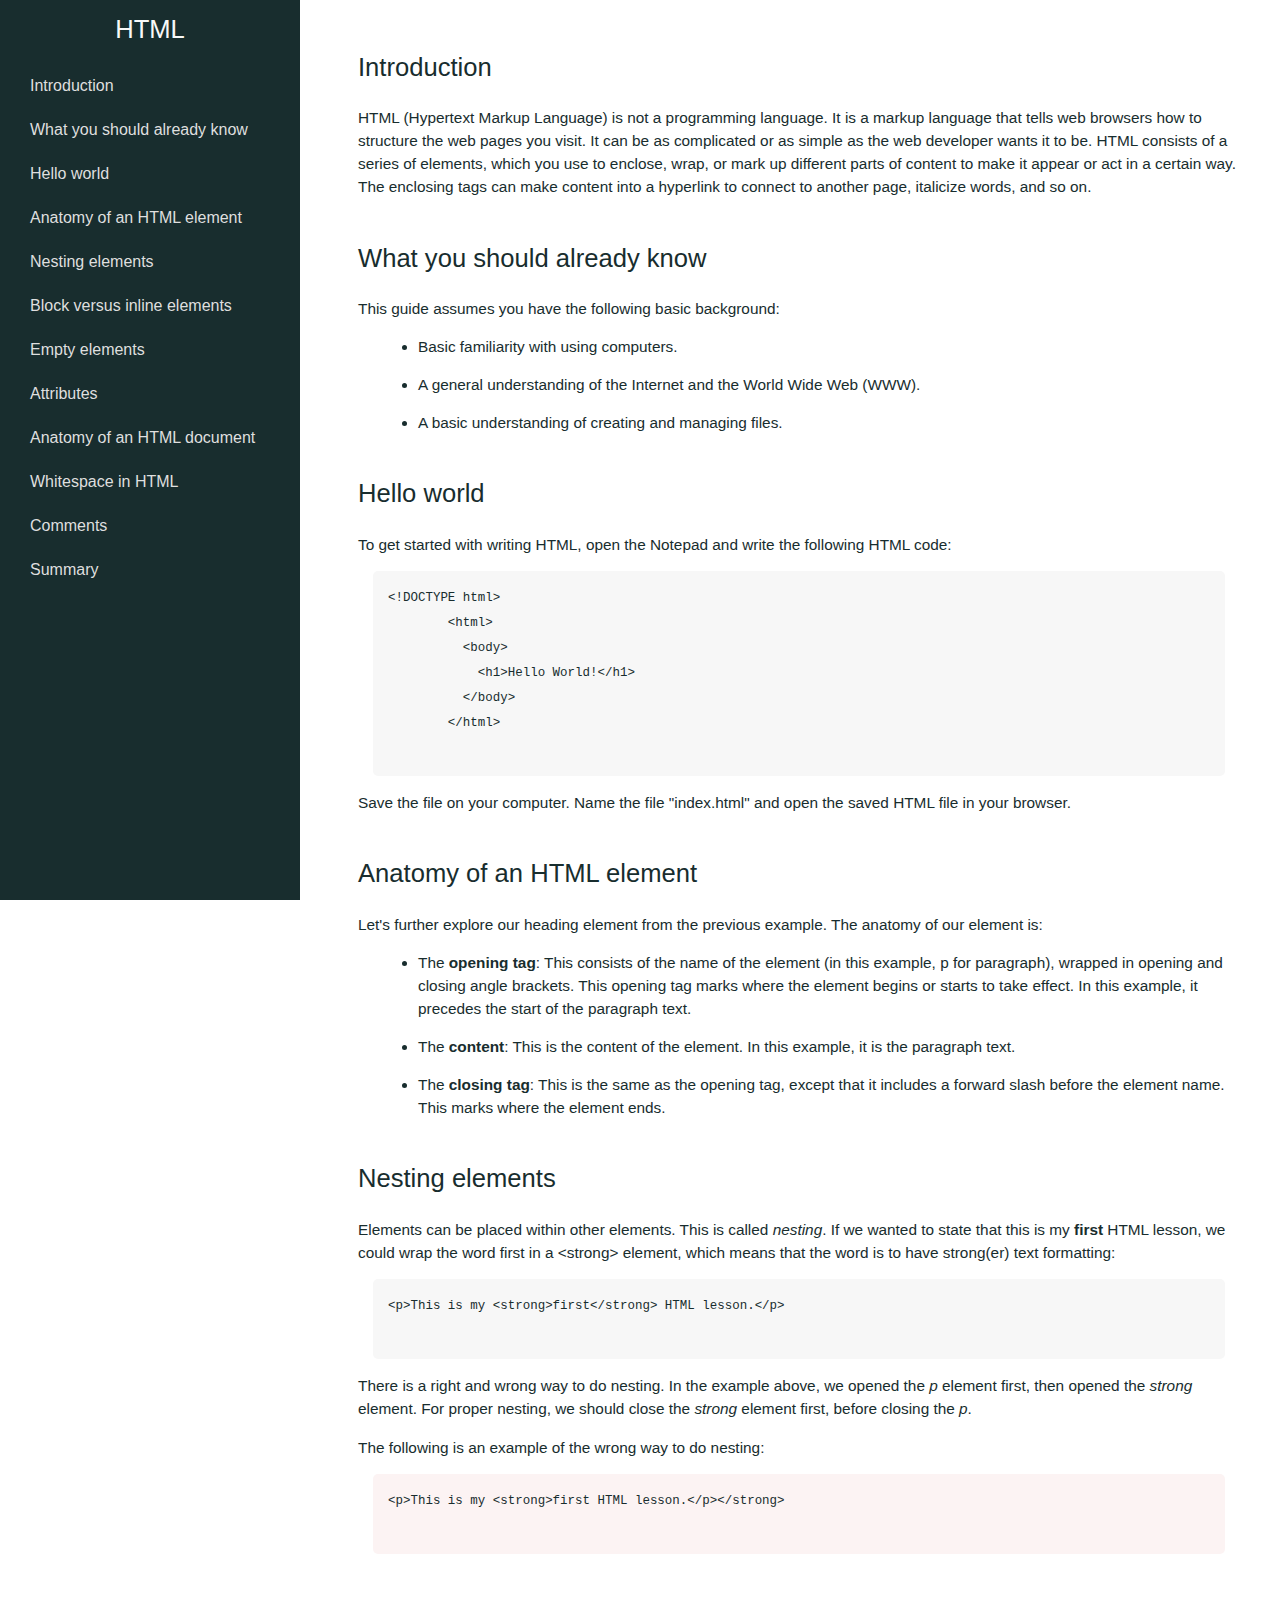
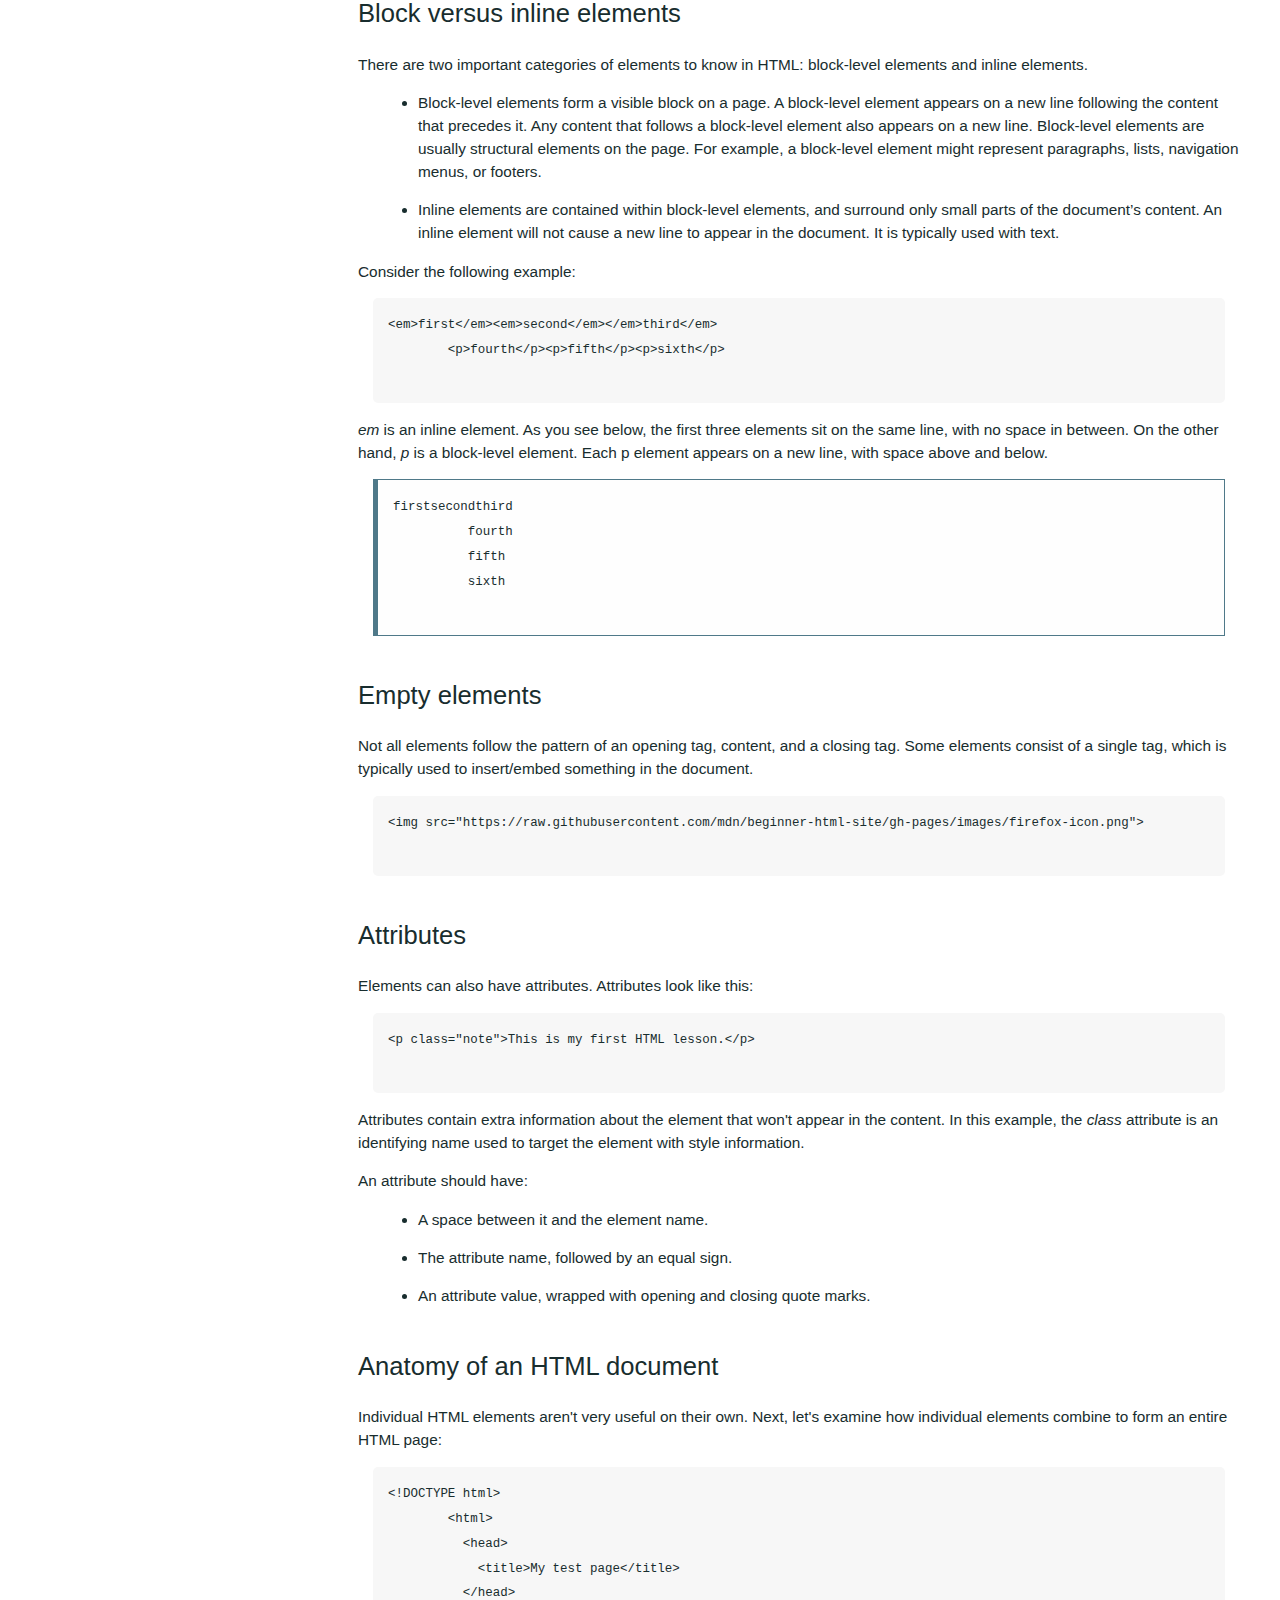
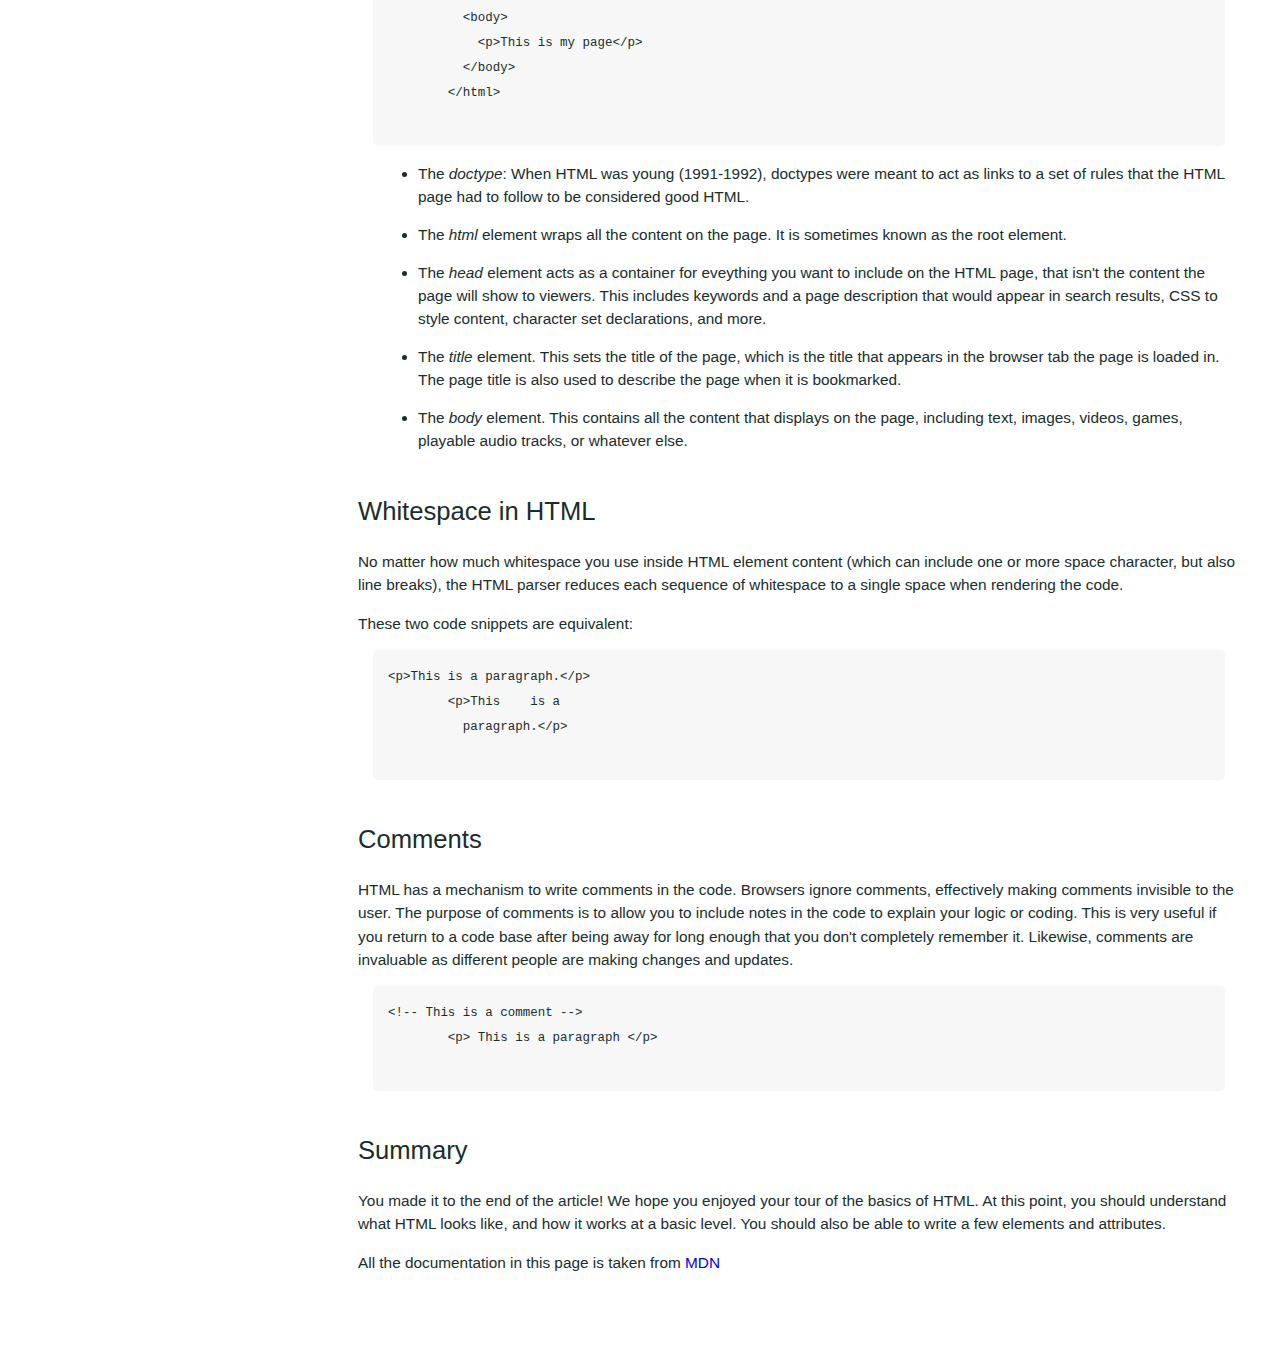
<file: index.html>
<!DOCTYPE html>
<html>
  
<head>

  <link rel="stylesheet" type="text/css" href="style.css">
  <title>HTML Documentation Page</title>	

</head>



<body>
<nav id="navbar">
  <header>HTML</header>
  <ul>
    <li><a class="nav-link" href="#Introduction">Introduction</a></li>
    <li>
      <a class="nav-link" href="#What_you_should_already_know">What you should already know</a>
    </li>
    <li><a class="nav-link" href="#Hello_world">Hello world</a></li>
    <li><a class="nav-link" href="#Anatomy_of_an_HTML_element">Anatomy of an HTML element</a></li>
    <li>
      <a class="nav-link" href="#Nesting_elements">Nesting elements</a>
    </li>
    <li><a class="nav-link" href="#Block_versus_inline_elements">Block versus inline elements</a></li>
    <li><a class="nav-link" href="#Empty_elements">Empty elements</a></li>
    <li><a class="nav-link" href="#Attributes">Attributes</a></li>
    <li>
      <a class="nav-link" href="#Anatomy_of_an_HTML_document">Anatomy of an HTML document</a>
    </li>
    <li><a class="nav-link" href="#Whitespace_in_HTML">Whitespace in HTML</a></li>
    <li>
      <a class="nav-link" href="#Comments">Comments</a>
    </li>
    <li><a class="nav-link" href="#Summary">Summary</a></li>
  </ul>
</nav>
<main id="main-doc">

  <section class="main-section" id="Introduction">
    <header>Introduction</header>
    <article>
      <p>HTML (Hypertext Markup Language) is not a programming language. It is a markup language that tells web browsers how to structure the web pages you visit. It can be as complicated or as simple as the web developer wants it to be. HTML consists of a series of elements, which you use to enclose, wrap, or mark up different parts of content to make it appear or act in a certain way. The enclosing tags can make content into a hyperlink to connect to another page, italicize words, and so on.</p>
    </article>
  </section>

  <section class="main-section" id="What_you_should_already_know">
    <header>What you should already know</header>
    <article>
      <p>This guide assumes you have the following basic background:</p>
      <ul>
        <li>Basic familiarity with using computers.</li>
        <li>A general understanding of the Internet and the World Wide Web (WWW).</li>
        <li>A basic understanding of creating and managing files.</li>
      </ul>
    </article>
  </section>

  <section class="main-section" id="Hello_world">
    <header>Hello world</header>
    <article>
      <p>
        To get started with writing HTML, open the Notepad and write the following HTML code:
      </p>
      <code>&lt;!DOCTYPE html&gt;
        &lt;html&gt;
        &nbsp;&nbsp;&lt;body&gt;
        &nbsp;&nbsp;&nbsp;&nbsp;&lt;h1&gt;Hello World!&lt;/h1&gt;
        &nbsp;&nbsp;&lt;/body&gt;
        &lt;/html&gt;
      </code>
      <p>Save the file on your computer. Name the file "index.html" and open the saved HTML file in your browser.
      </p>
    </article>
  </section>

  <section class="main-section" id="Anatomy_of_an_HTML_element">
    <header>Anatomy of an HTML element</header>
    <article>
      <p>Let's further explore our heading element from the previous example. The anatomy of our element is:
      </p>
      <ul>
        <li>
          The <strong>opening tag</strong>: This consists of the name of the element (in this example, p for paragraph), wrapped in opening and closing angle brackets. This opening tag marks where the element begins or starts to take effect. In this example, it precedes the start of the paragraph text.
        </li>
        <li>
          The <strong>content</strong>: This is the content of the element. In this example, it is the paragraph text.
        </li>
        <li>
          The <strong>closing tag</strong>: This is the same as the opening tag, except that it includes a forward slash before the element name. This marks where the element ends.
        </li>
      </ul>
    </article>
  </section>

  <section class="main-section" id="Nesting_elements">
    <header>Nesting elements</header>
    <article>
      <p>Elements can be placed within other elements. This is called <em>nesting</em>. If we wanted to state that this is my <strong>first</strong> HTML lesson, we could wrap the word first in a &lt;strong&gt; element, which means that the word is to have strong(er) text formatting:
      </p>
      <code>&lt;p&gt;This is my &lt;strong&gt;first&lt;/strong&gt; HTML lesson.&lt;/p&gt;
      </code>
      <p>There is a right and wrong way to do nesting. In the example above, we opened the <em>p</em> element first, then opened the <em>strong</em> element. For proper nesting, we should close the <em>strong</em> element first, before closing the <em>p</em>.
      </p>
      <p>The following is an example of the wrong way to do nesting:
      </p>
      <code class="wrong-code">&lt;p&gt;This is my &lt;strong&gt;first HTML lesson.&lt;/p&gt;&lt;/strong&gt;
      </code>
    </article>
  </section>

  <section class="main-section" id="Block_versus_inline_elements">
    <header>Block versus inline elements</header>
    <article>
      <p>There are two important categories of elements to know in HTML: block-level elements and inline elements.
      </p>
      <ul>
        <li>
          Block-level elements form a visible block on a page. A block-level element appears on a new line following the content that precedes it. Any content that follows a block-level element also appears on a new line. Block-level elements are usually structural elements on the page. For example, a block-level element might represent paragraphs, lists, navigation menus, or footers.
        </li>
        <li>
          Inline elements are contained within block-level elements, and surround only small parts of the document’s content. An inline element will not cause a new line to appear in the document. It is typically used with text.
        </li>
      </ul>
      <p>Consider the following example:
      </p>
      <code>&lt;em&gt;first&lt;/em&gt;&lt;em&gt;second&lt;/em&gt;&lt;/em&gt;third&lt;/em&gt;
        &lt;p&gt;fourth&lt;/p&gt;&lt;p&gt;fifth&lt;/p&gt;&lt;p&gt;sixth&lt;/p&gt;
      </code>
      <p><em>em</em> is an inline element. As you see below, the first three elements sit on the same line, with no space in between. On the other hand, <em>p</em> is a block-level element. Each p element appears on a new line, with space above and below.
        <code class="preview">firstsecondthird
          fourth
          fifth
          sixth
        </code>
    </article>
  </section>

  <section class="main-section" id="Empty_elements">
    <header>Empty elements</header>
    <article>
      <p>Not all elements follow the pattern of an opening tag, content, and a closing tag. Some elements consist of a single tag, which is typically used to insert/embed something in the document.
      </p>
      <code>&lt;img src="https://raw.githubusercontent.com/mdn/beginner-html-site/gh-pages/images/firefox-icon.png"&gt;
      </code>
    </article>
  </section>

  <section class="main-section" id="Attributes">
    <header>Attributes</header>
    <article>
      <p>Elements can also have attributes. Attributes look like this:
      </p>
      <code>&lt;p class=&quot;note&quot;&gt;This is my first HTML lesson.&lt;/p&gt;
      </code>
      <p>Attributes contain extra information about the element that won't appear in the content. In this example, the <em>class</em> attribute is an identifying name used to target the element with style information.
      </p>
      <p>An attribute should have:</p>
      <ul>
        <li>A space between it and the element name.</li>
        <li>The attribute name, followed by an equal sign.</li>
        <li>An attribute value, wrapped with opening and closing quote marks.</li>
      </ul>
    </article>
  </section>

  <section class="main-section" id="Anatomy_of_an_HTML_document">
    <header>Anatomy of an HTML document</header>
    <article>
      <p>
        Individual HTML elements aren't very useful on their own. Next, let's examine how individual elements combine to form an entire HTML page:
      </p>
      <code>&lt;!DOCTYPE html&gt;
        &lt;html&gt;
        &nbsp;&nbsp;&lt;head&gt;
        &nbsp;&nbsp;&nbsp;&nbsp;&lt;title&gt;My test page&lt;/title&gt;
        &nbsp;&nbsp;&lt;/head&gt;
        &nbsp;&nbsp;&lt;body&gt;
        &nbsp;&nbsp;&nbsp;&nbsp;&lt;p&gt;This is my page&lt;/p&gt;
        &nbsp;&nbsp;&lt;/body&gt;
        &lt;/html&gt;
      </code>
      <ul>
        <li>The <em>doctype</em>: When HTML was young (1991-1992), doctypes were meant to act as links to a set of rules that the HTML page had to follow to be considered good HTML.
        </li>
        <li>
          The <em>html</em> element wraps all the content on the page. It is sometimes known as the root element.
        </li>
        <li>
          The <em>head</em> element acts as a container for eveything you want to include on the HTML page, that isn't the content the page will show to viewers. This includes keywords and a page description that would appear in search results, CSS to style content, character set declarations, and more.
        </li>
        <li>
          The <em>title</em> element. This sets the title of the page, which is the title that appears in the browser tab the page is loaded in. The page title is also used to describe the page when it is bookmarked.
        </li>
        <li>
          The <em>body</em> element. This contains all the content that displays on the page, including text, images, videos, games, playable audio tracks, or whatever else.
        </li>
      </ul>
    </article>
  </section>

  <section class="main-section" id="Whitespace_in_HTML">
    <header>Whitespace in HTML</header>
    <article>
      <p>
        No matter how much whitespace you use inside HTML element content (which can include one or more space character, but also line breaks), the HTML parser reduces each sequence of whitespace to a single space when rendering the code.
      </p>
      <p>
        These two code snippets are equivalent:
      </p>
      <code>&lt;p&gt;This is a paragraph.&lt;/p&gt;
        &lt;p&gt;This&nbsp;&nbsp;&nbsp;&nbsp;is a
        &nbsp;&nbsp;paragraph.&lt;/p&gt;
      </code>
    </article>
  </section>

  <section class="main-section" id="Comments">
    <header>Comments</header>
    <article>
      <p>
        HTML has a mechanism to write comments in the code. Browsers ignore comments, effectively making comments invisible to the user. The purpose of comments is to allow you to include notes in the code to explain your logic or coding. This is very useful if you return to a code base after being away for long enough that you don't completely remember it. Likewise, comments are invaluable as different people are making changes and updates.
      </p>
      <code>&lt;!-- This is a comment --&gt;
        &lt;p&gt; This is a paragraph &lt;/p&gt;
      </code>
    </article>
  </section>

  <section class="main-section" id="Summary">
    <header>Summary</header>
    <article>
      <p>
        You made it to the end of the article! We hope you enjoyed your tour of the basics of HTML. At this point, you should understand what HTML looks like, and how it works at a basic level. You should also be able to write a few elements and attributes.
      </p>
      <p>All the documentation in this page is taken from
        <a href="https://developer.mozilla.org/en-US/docs/Learn/HTML/Introduction_to_HTML/Getting_started" target="_blank">MDN</a>
      </p>
    </article>
  </section>
</main>
</body>

</html>
</file>
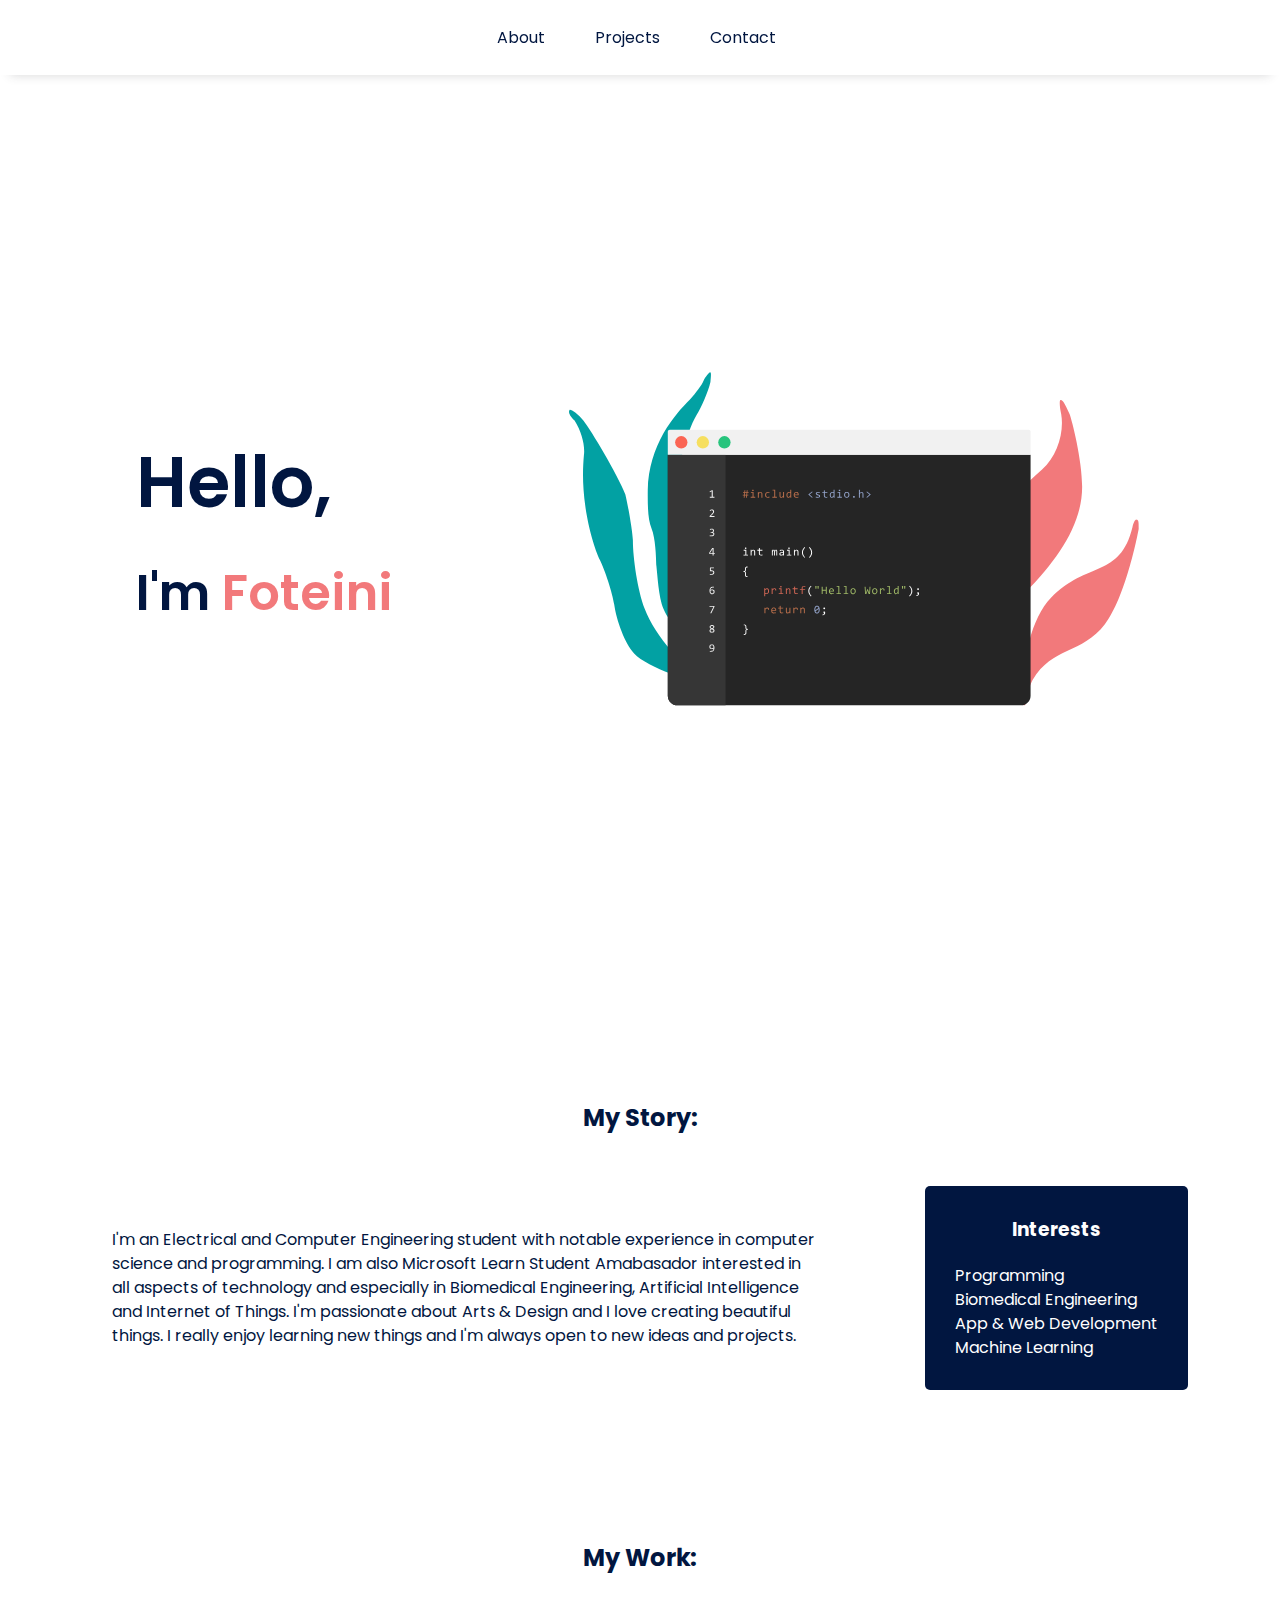
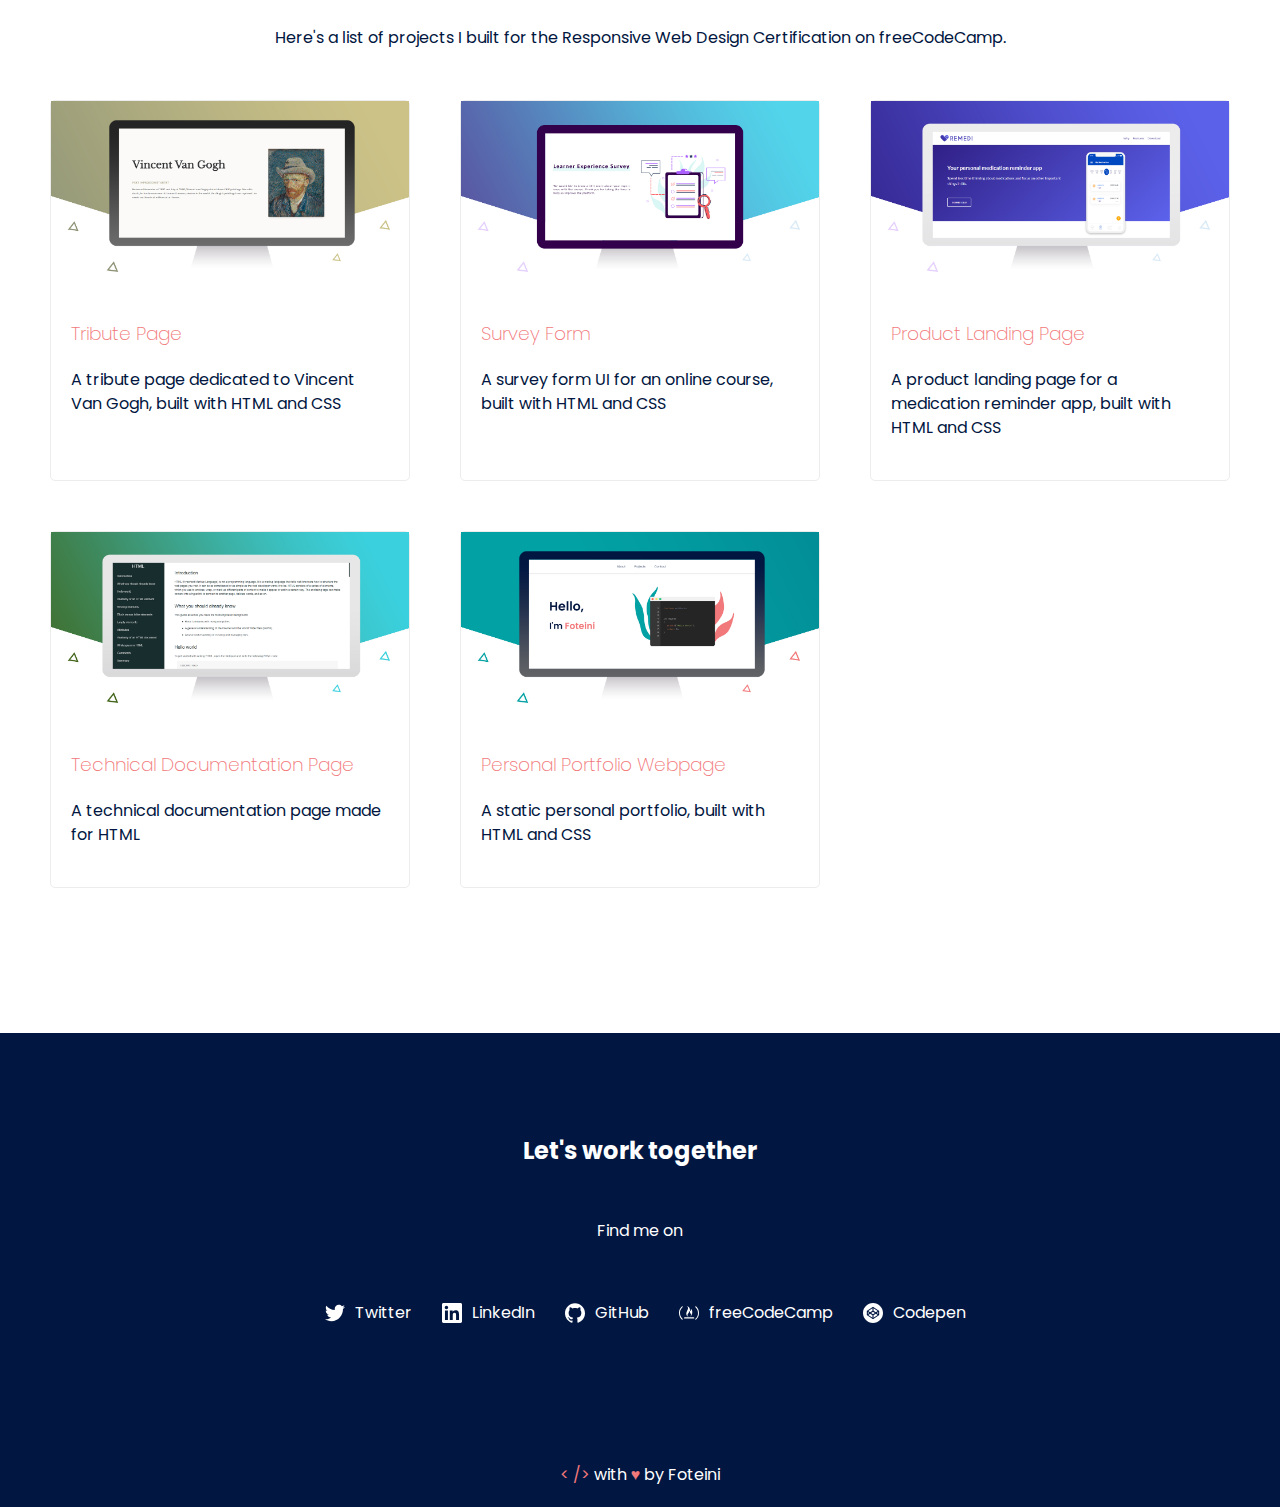
<file: personal-portfolio/index.html>
<!DOCTYPE html>
<html lang="en">
  
<head>
  <link rel="stylesheet" type="text/css" href="style.css">
  <link href="https://fonts.googleapis.com/css2?family=Poppins:wght@400;600&display=swap" rel="stylesheet">
  <meta name="viewport" content="width=device-width, initial-scale=1">
  <meta name="description" content="A personal portfolio webpage created for the FreeCodeCamp's Responsive Web Design Certification.">
  <title>Personal Portfolio</title>
</head>

<body>

<nav id="navbar" class="nav">
  <ul>
    <li>
      <a href="#about">
        <span class="code">&lt;</span>
        About
        <span class="code">&#47;&gt;</span>
      </a>
    </li>
    <li>

      <a href="#projects">
        <span class="code">&lt;</span>
        Projects
        <span class="code">&#47;&gt;</span>
      </a>

    </li>
    <li>
      <a href="#contact">
        <span class="code">&lt;</span>
        Contact
        <span class="code">&#47;&gt;</span>
      </a>
    </li>
  </ul>
</nav>

<section id="welcome-section">
  <div>
    <h1>Hello<span>,</span></h1>
    <p id="subheading">I'm <span>Foteini</span></p>
  </div>
  <div>
    <img class="welcome-img" id="desktop-only" src="images/code-1.svg" alt="A code snippet in C language">
    <img class="welcome-img" id="mobile-only" src="images/code-2.svg" alt="A code snippet in C language">
  </div>
</section>

<section id="about">
  <h2>My Story:</h2>
  <div id="about-container">
    <div id="my-story">
      <p>I'm an Electrical and Computer Engineering student with notable experience in computer science and programming. I am also Microsoft Learn Student Amabasador interested in all aspects of technology and especially in Biomedical Engineering, Artificial Intelligence and Internet of Things. I'm passionate about Arts & Design and I love creating beautiful things. I really enjoy learning new things and I'm always open to new ideas and projects.</p>
    </div>
    <div id="interests-list">
      <h3>Interests</h3>
      <ul>
        <li>Programming</li>
        <li>Biomedical Engineering</li>
        <li>App & Web Development</li>
        <li>Machine Learning</li>
      </ul>
    </div>
  </div>
</section>

<section id="projects">
  <h2>My Work:</h2>
  <p>Here's a list of projects I built for the Responsive Web Design Certification on freeCodeCamp.</p>

  <div class="projects-grid">
    <div class="card">
      <div class="project-img">
        <img src="../tribute-page/images/TributePage_preview.jpg" alt="tribute page">
      </div>
      <div class="desc">
        <h3 class="project-tile">
          <a href="https://github.com/sfoteini/responsive-web-design-freeCodeCamp/tree/master/tribute-page">Tribute Page</a>
        </h3>
        <p>A tribute page dedicated to Vincent Van Gogh, built with HTML and CSS</p>
      </div>
    </div>

    <div class="card">
      <div class="project-img">
        <img src="../survey-form/images/survey_preview.jpg" alt="survey form">
      </div>
      <div class="desc">
        <h3 class="project-tile">
          <a href="https://github.com/sfoteini/responsive-web-design-freeCodeCamp/tree/master/survey-form">Survey Form</a>
        </h3>
        <p>A survey form UI for an online course, built with HTML and CSS</p>
      </div>
    </div>

    <div class="card">
      <div class="project-img">
        <img src="../product-landing-page/images/landingPage.jpg" alt="product landing page">
      </div>
      <div class="desc">
        <h3 class="project-tile">
          <a href="https://github.com/sfoteini/responsive-web-design-freeCodeCamp/tree/master/product-landing-page">Product Landing Page</a>
        </h3>
        <p>A product landing page for a medication reminder app, built with HTML and CSS</p>
      </div>
    </div>

    <div class="card">
      <div class="project-img">
        <img src="../technical-documentation-page/images/TechnicalDocumentation.jpg" alt="technical documentation page">
      </div>
      <div class="desc">
        <h3 class="project-tile">
          <a href="https://github.com/sfoteini/responsive-web-design-freeCodeCamp/tree/master/technical-documentation-page">Technical Documentation Page</a>
        </h3>
        <p>A technical documentation page made for HTML</p>
      </div>
    </div>

    <div class="card">
      <div class="project-img">
        <img src="images/personalPortfolio.jpg" alt="personal portfolio">
      </div>
      <div class="desc">
        <h3 class="project-tile">
          <a href="https://github.com/sfoteini/responsive-web-design-freeCodeCamp/tree/master/personal-portfolio">Personal Portfolio Webpage</a>
        </h3>
        <p>A static personal portfolio, built with HTML and CSS</p>
      </div>
    </div>

  </div>

</section>

<section id="contact">
  <h2>Let's work together</h2>
  <p>Find me on</p>
  <div class="contact-links">
    <a href="https://twitter.com/ClairSavvidou" target="_blank" class="contact-details">
      <img src="images/twitter.svg" alt="twitter logo" class="contact-icon">Twitter
    </a>
    <a href="https://www.linkedin.com/in/foteini-savvidou" target="_blank" class="contact-details">
      <img src="images/linkedin.svg" alt="linkedin logo" class="contact-icon">LinkedIn
    </a>
    <a href="https://github.com/sfoteini" target="_blank" class="contact-details">
      <img src="images/github.svg" alt="github logo" class="contact-icon">GitHub
    </a>
    <a id="profile-link" href="https://www.freecodecamp.org/clair_savvidou" target="_blank" class="contact-details">
      <img src="images/freecodecamp.svg" alt="freeCodeCamp logo" class="contact-icon">freeCodeCamp
    </a>
    <a href="https://codepen.io/sfoteini" class="contact-details">
      <img src="images/codepen.svg" alt="CodePen logo" class="contact-icon">Codepen
    </a>
  </div>
</section>

<footer>
  <p>
    <span class="code">&lt;</span>
    <span class="code">&#47;&gt;</span>
    with
    <span class="heart"></span>
    by Foteini
  </p>
</footer>

</body>

</html>
</file>
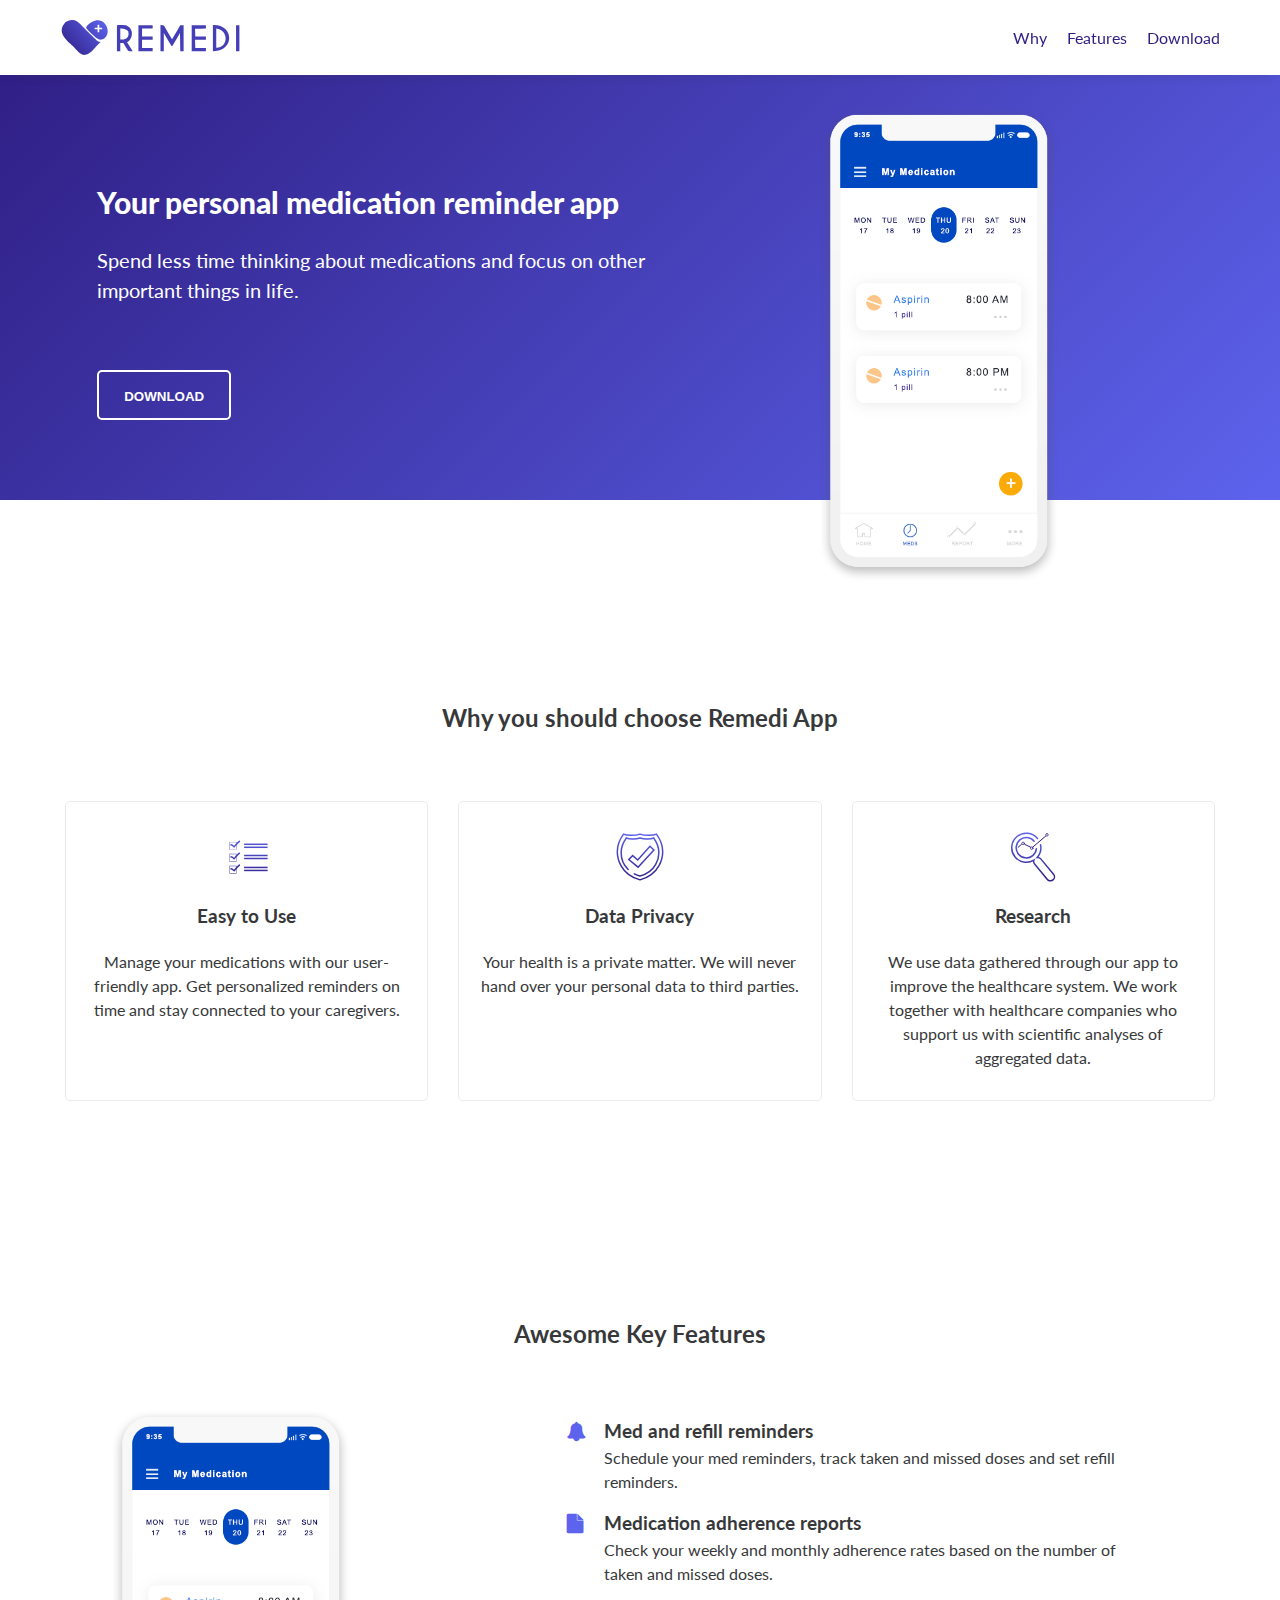
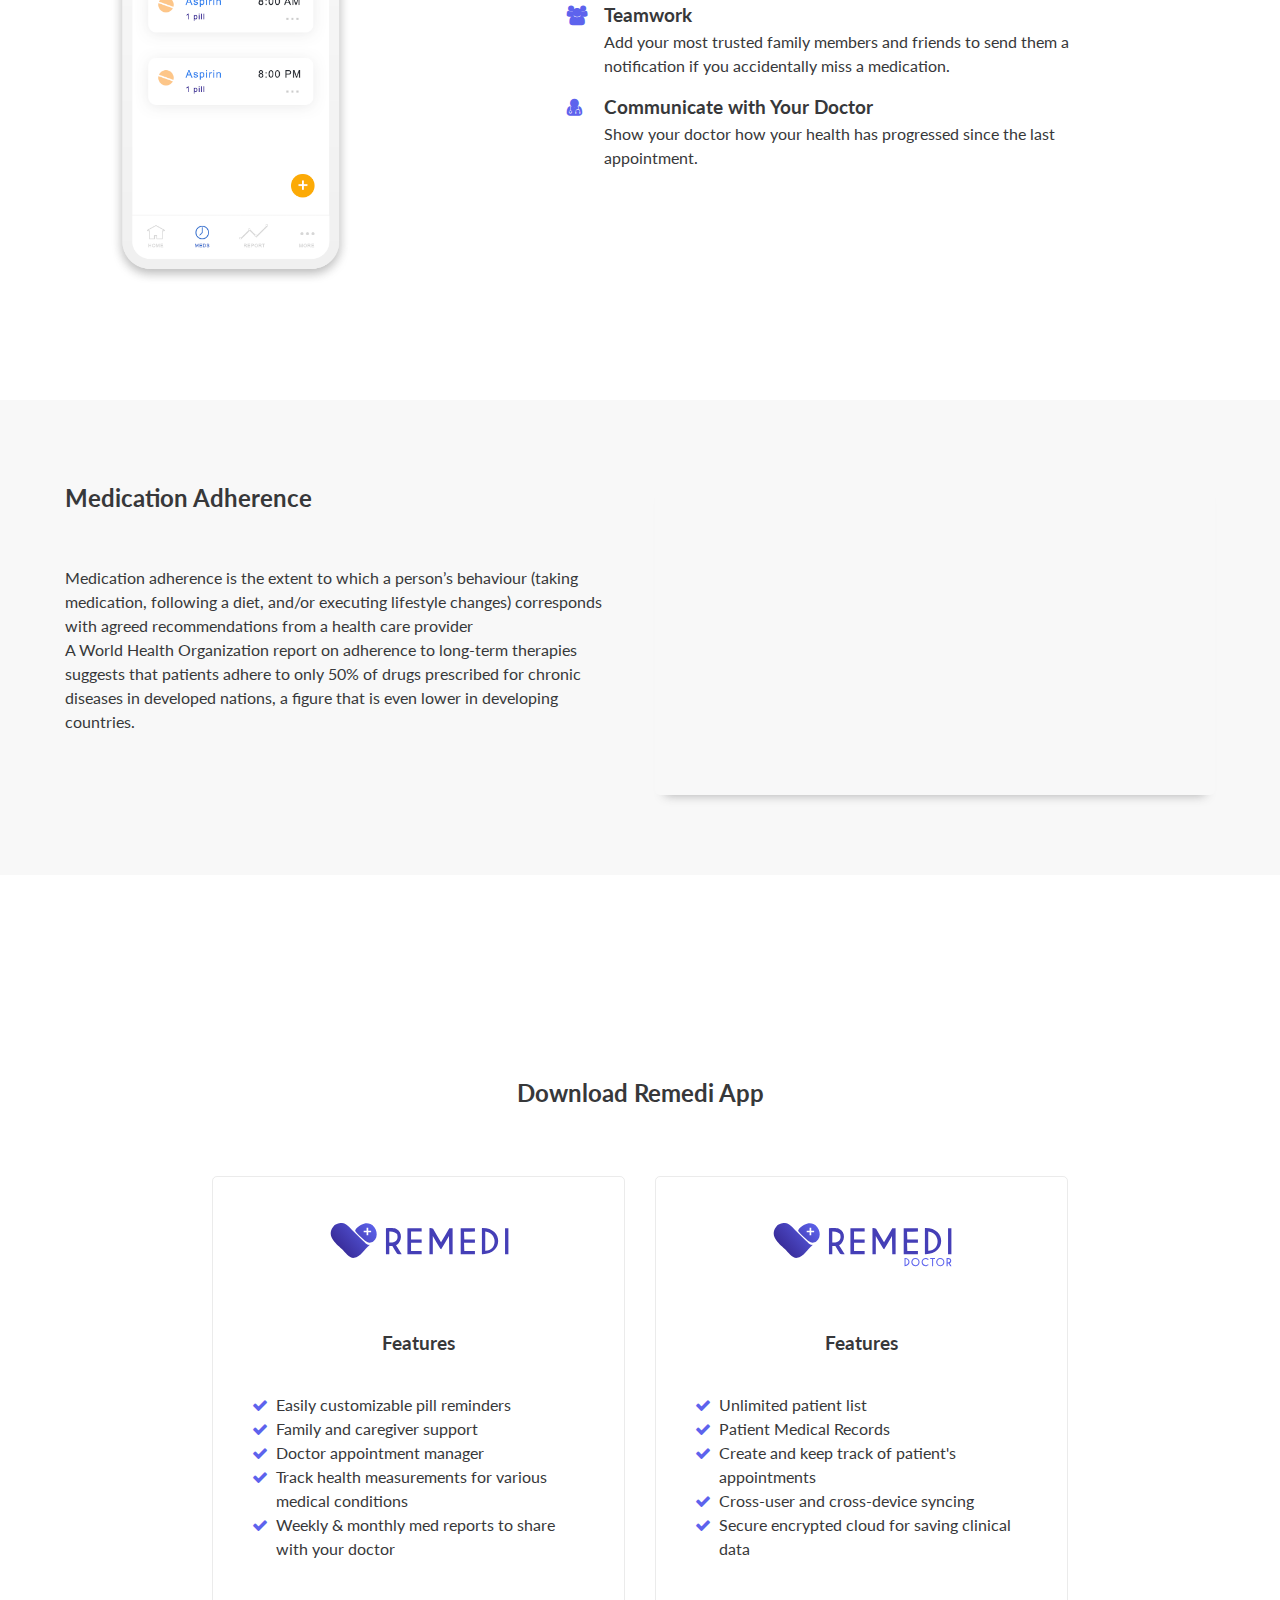
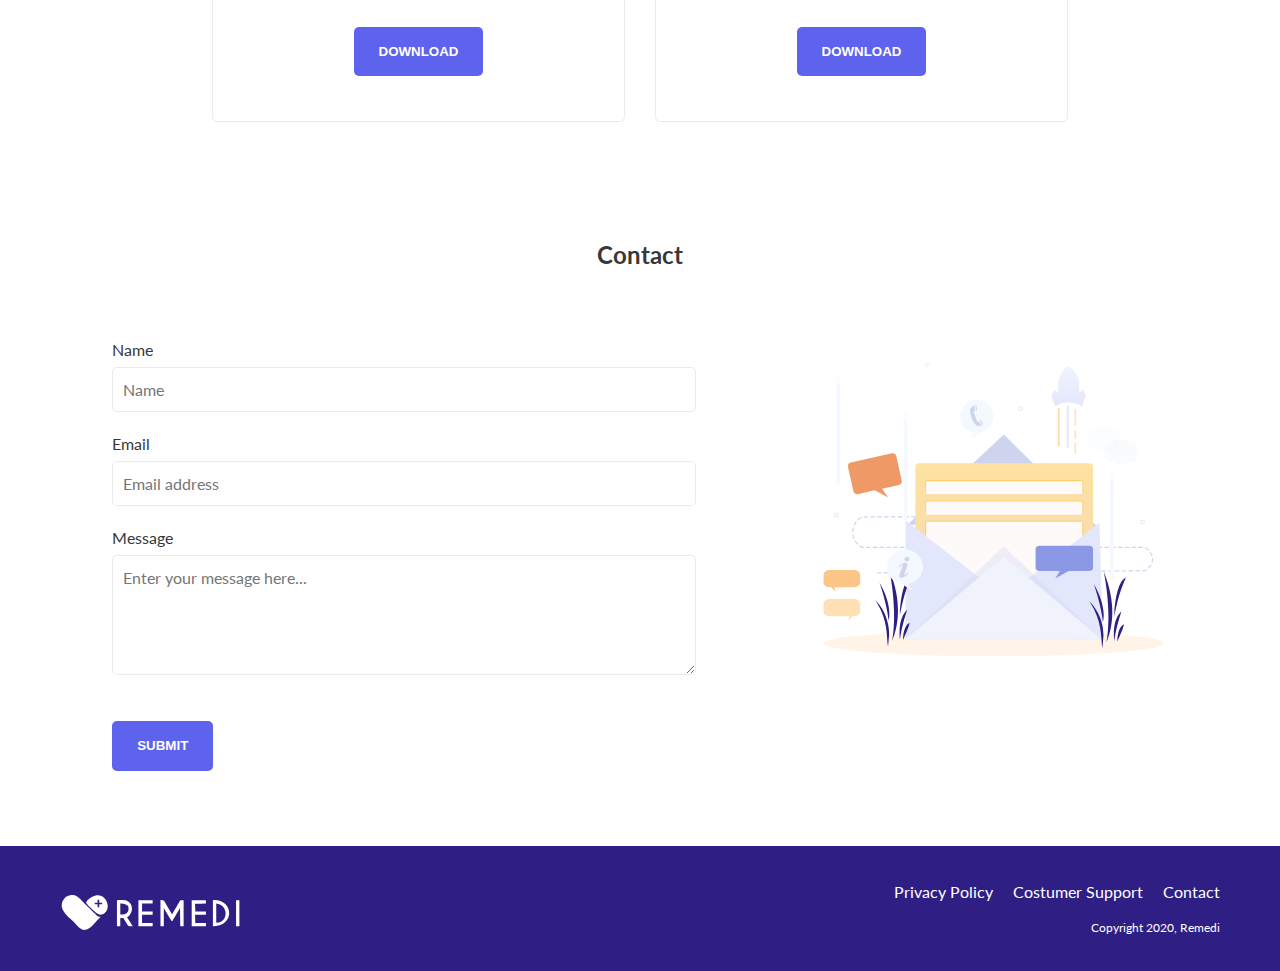
<file: product-landing-page/index.html>
<!DOCTYPE html>
<html lang="en">
  
<head>
  <link rel="stylesheet" type="text/css" href="style.css">
  <link rel="stylesheet" href="https://maxcdn.bootstrapcdn.com/font-awesome/4.5.0/css/font-awesome.min.css">
  <meta name="viewport" content="width=device-width, initial-scale=1">
  <meta name="description" content="A product landing page for a medication reminder app created for the FreeCodeCamp's Responsive Web Design Certification.">
  <title>Remedi Mobile App</title>
</head>

<body>

<header id="header">
  <div class="logo">
    <img class="logo-img" id="header-img" src="images/logo_horizontal.svg" alt="Remedi logo" />
  </div>

  <nav id="nav-bar">
    <ul>
      <li><a class="nav-link" href="#why">Why</a></li>
      <li><a class="nav-link" href="#features">Features</a></li>
      <li><a class="nav-link" href="#download">Download</a></li>
    </ul>
  </nav>
</header>

<main>
  <section id="hero">
    <div class="grid">
      <div class="column-60">
        <h1>Your personal medication reminder app</h1>
        <p id="description">Spend less time thinking about medications and focus on other important things in life.</p>
        <button class="btn">Download</button>
      </div>
      <div class="column-40">
         <div class="image-div">
          <img id="hero-img" src="images/RemediApp.png" alt="Remedi mobile app" width="270" height="497">
        </div>
      </div>
    </div>

  </section>

  <section id="why">
    <h2>Why you should choose Remedi App</h2>
    <div class="container">
      <div class="card">
        <div class="icon">
          <img src="images/easyToUse.svg" alt="easy to use icon">
        </div>
        <div class="desc">
          <h3>Easy to Use</h3>
          <p>Manage your medications with our user-friendly app. Get personalized reminders on time and stay connected to your caregivers.
          </p>
        </div>
      </div>

      <div class="card">
        <div class="icon">
          <img src="images/dataPrivacy.svg" alt="data privacy icon">
        </div>
        <div class="desc">
          <h3>Data Privacy</h3>
          <p>Your health is a private matter. We will never hand over your personal data to third parties.
          </p>
        </div>
      </div>

      <div class="card">
        <div class="icon">
          <img src="images/research.svg" alt="data privacy icon">
        </div>
        <div class="desc">
          <h3>Research</h3>
          <p>We use data gathered through our app to improve the healthcare system. We work together with healthcare companies who support us with scientific analyses of aggregated data.
          </p>
        </div>
      </div>

    </div>
  </section>

  <section id="features">
    <h2>Awesome Key Features</h2>
    <div class="grid">
      <div class="column-40">
        <div class="image-div">
          <img src="images/RemediApp.png" alt="Remedi mobile app" width="270" height="497">
        </div>
      </div>

      <div class="column-60">
        <ol>
          <li>
            <h3 id="pills">Med and refill reminders</h3>
            <p>Schedule your med reminders, track taken and missed doses and set refill reminders.</p>
          </li>
          <li>
            <h3 id="med-report">Medication adherence reports</h3>
            <p>Check your weekly and monthly adherence rates based on the number of taken and missed doses.</p>
          </li>
          <li>
            <h3 id="family">Teamwork</h3>
            <p>Add your most trusted family members and friends to send them a notification if you accidentally miss a medication.</p>
          </li>
          <li>
            <h3 id="doctor-icon">Communicate with Your Doctor</h3>
            <p>Show your doctor how your health has progressed since the last appointment.</p>
          </li>
        </ol>
      </div>

    </div>
  </section>

  <section id="info">
    <div>
      <h2>Medication Adherence</h2>
      <p>Medication adherence is the extent to which a person’s behaviour (taking medication, following a diet, and/or executing lifestyle changes) corresponds with agreed recommendations from a health care provider</p>
      <p>A World Health Organization report on adherence to long-term therapies suggests that patients adhere to only 50% of drugs prescribed for chronic diseases in developed nations, a figure that is even lower in developing countries.</p>
    </div>
    <iframe id="video" height="315" src="https://www.youtube.com/embed/jccBSbyActg?rel=0&amp;controls=0&amp;showinfo=0" allowfullscreen></iframe>
  </section>

  <section id="download">
    <h2>Download Remedi App</h2>
    <div class="container">
      <div class="card" id="patient">
        <div class="product-logo">
          <img class="logo-img" src="images/logo_horizontal.svg" alt="Remedi logo">
        </div>
        <div class="desc">
          <h3>Features</h3>
          <ol>
            <li>Easily customizable pill reminders</li>
            <li>Family and caregiver support</li>
            <li>Doctor appointment manager</li>
            <li>Track health measurements for various medical conditions</li>
            <li>Weekly & monthly med reports to share with your doctor</li>
          </ol>
        </div>
        <button class="btn">Download</button>
      </div>

      <div class="card" id="doctor">
        <div class="product-logo">
          <img class="logo-img" src="images/logo_doctors.svg" alt="Remedi for doctors logo">
        </div>
        <div class="desc">
          <h3>Features</h3>
          <ol>
            <li>Unlimited patient list</li>
            <li>Patient Medical Records</li>
            <li>Create and keep track of patient's appointments</li>
            <li>Cross-user and cross-device syncing</li>
            <li>Secure encrypted cloud for saving clinical data</li>
          </ol>
        </div>
        <button class="btn">Download</button>
      </div>
    </div>
  </section>

  <section id="contact">
    <h2>Contact</h2>
    <div class="grid">
      <div class="column-60">
        <form id="form" action="https://www.freecodecamp.com/email-submit">
          <div class="form-group">
            <label id="name-label" for="name">Name</label>
            <input type="text" name="name" class="form-control" id="name" placeholder="Name" required />
          </div>
          <div class="form-group">
            <label id="email-label" for="email">Email</label>
            <input name="email" class="form-control" id="email" type="email" placeholder="Email address" required />
          </div>
          <div class="form-group">
            <p>Message</p>
            <textarea id="message" class="input-textarea" name="message" placeholder="Enter your message here..."></textarea>
          </div>
          <div class="form-group">
            <label id="submit-label" for="submit"></label>
            <input id="submit" type="submit" value="Submit" class="btn" />
          </div>
        </form>
      </div>

      <div class="column-40">
        <div class="image-div">
          <img src="images/contact.svg" alt="Contact icon" width="472" height="495">
        </div>
      </div>
    </div>
  </section>

  <footer>
    <div id="footer-logo">
      <img class="logo-img" src="images/logo_white.svg" alt="Remedi logo" />
    </div>
    <div id="footer-info">
      <ul>
        <li><a href="#">Privacy Policy</a></li>
        <li><a href="#">Costumer Support</a></li>
        <li><a href="#">Contact</a></li>
      </ul>
      <div id="copyright">Copyright 2020, Remedi</div>
    </div>
  </footer>

</main>

</body>

</html>
</file>
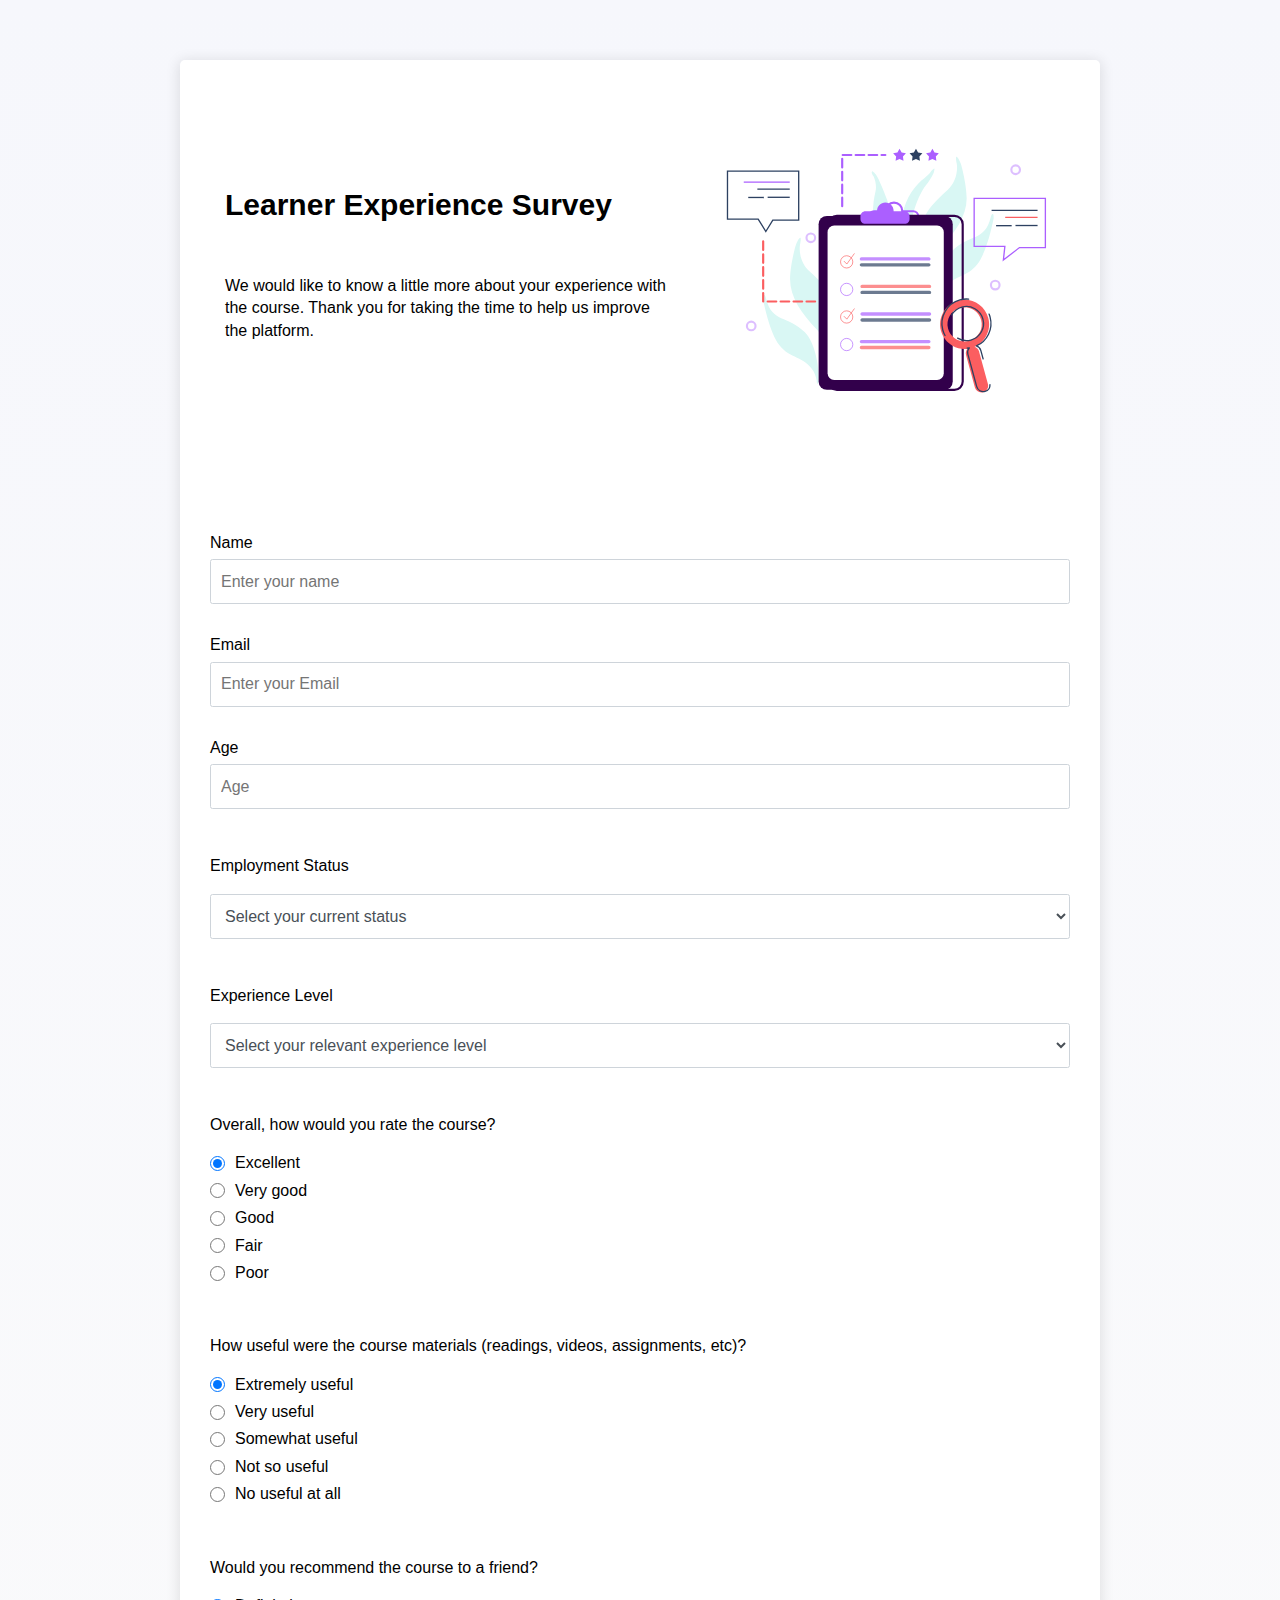
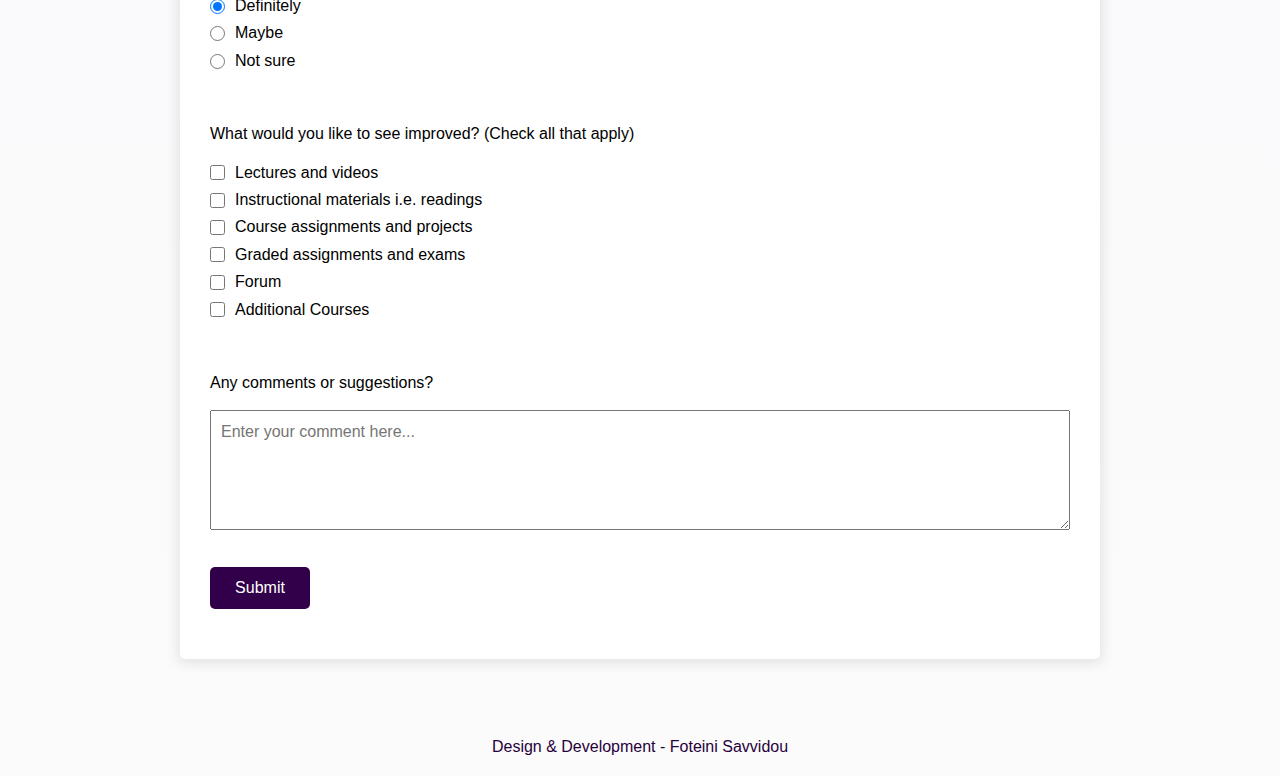
<file: survey-form/index.html>
<!DOCTYPE html>
<html lang="en">
  
<head>
  <link rel="stylesheet" type="text/css" href="style.css">
  <meta name="viewport" content="width=device-width, initial-scale=1">
  <meta name="description" content="Survey form ui created for the FreeCodeCamp's Responsive Web Design Certification.">
  <title>Survey Form</title>
</head>

<body>
<div class="container">
  <div class="header">
    <div class="column-header">
      <h1 id="title">Learner Experience Survey</h1>
        <p id="description">We would like to know a little more about your experience with the course. Thank you for taking the time to help us improve the platform.</p>
      </div>

      <div class="column-image">
        <div id="image-div">
          <img src="images/survey_icon.svg" width="400" height="400" alt="Survey form icon">
        </div>
    </div>
  </div>
  
  <form id="survey-form">
    <div class="form-group">
      <label id="name-label" for="name">Name</label>
      <input
        type="text"
        name="name"
        id="name"
        class="form-control"
        placeholder="Enter your name"
        required
      />
    </div>
    
    <div class="form-group">
      <label id="email-label" for="email">Email</label>
      <input
        type="email"
        name="email"
        id="email"
        class="form-control"
        placeholder="Enter your Email"
        required
      />
    </div>
    
    <div class="form-group">
      <label id="number-label" for="number">Age</label>
      <input
        type="number"
        name="age"
        id="number"
        min="10"
        max="99"
        class="form-control"
        placeholder="Age"
      />
    </div>
    
    <div class="form-group">
      <p>Employment Status</p>
      <select id="dropdown" name="role" class="form-control" required>
        <option disabled selected value>Select your current status</option>
        <option value="student">Student</option>
        <option value="job-full">Employed Full Time</option>
        <option value="job-part">Employed Part Time</option>
        <option value="self-employed">Self-employed</option>
        <option value="unemployed">Unemployed</option>
        <option value="retired">Retired</option>
        <option value="preferNo">Prefer not to say</option>
        <option value="other">Other</option>
      </select>
    </div>
    
        <div class="form-group">
      <p>Experience Level</p>
      <select id="experience-dropdown" name="experience" class="form-control" required>
        <option disabled selected value>Select your relevant experience level</option>
        <option value="junior">Junior (0-2 years experience)</option>
        <option value="mid">Mid-level (2+ years experience)</option>
        <option value="senior">Senior</option>
        <option value="executive">Executive</option>
        <option value="other">Other</option>
      </select>
    </div>

    <div class="form-group">
      <p>Overall, how would you rate the course?</p>
      <label>
        <input
          name="user-rate"
          value="excellent"
          type="radio"
          class="input-radio"
          checked
        />Excellent</label>
      <label>
        <input
          name="user-rate"
          value="very-good"
          type="radio"
          class="input-radio"
        />Very good</label>

      <label>
        <input
          name="user-rate"
          value="good"
          type="radio"
          class="input-radio"
        />Good</label>
      
      <label>
        <input
          name="user-rate"
          value="fair"
          type="radio"
          class="input-radio"
        />Fair</label>
      
      <label>
        <input
          name="user-rate"
          value="poor"
          type="radio"
          class="input-radio"
        />Poor</label>
    </div>
    
     <div class="form-group">
      <p>How useful were the course materials (readings, videos, assignments, etc)?</p>
      <label>
        <input
          name="materials-rate"
          value="extremely"
          type="radio"
          class="input-radio"
          checked
        />Extremely useful</label>
      <label>
        <input
          name="materials-rate"
          value="very"
          type="radio"
          class="input-radio"
        />Very useful</label>

      <label>
        <input
          name="materials-rate"
          value="somewhat"
          type="radio"
          class="input-radio"
        />Somewhat useful</label>
      
      <label>
        <input
          name="materials-rate"
          value="not-so"
          type="radio"
          class="input-radio"
        />Not so useful</label>
      
      <label>
        <input
          name="materials-rate"
          value="no"
          type="radio"
          class="input-radio"
        />No useful at all</label>
    </div>
    
    <div class="form-group">
      <p>Would you recommend the course to a friend?</p>
      <label>
        <input
          name="user-recommend"
          value="definitely"
          type="radio"
          class="input-radio"
          checked
        />Definitely</label>
      <label>
        <input
          name="user-recommend"
          value="maybe"
          type="radio"
          class="input-radio"
        />Maybe</label>

      <label>
        <input
          name="user-recommend"
          value="not-sure"
          type="radio"
          class="input-radio"
        />Not sure</label>
    </div>

    <div class="form-group">
      <p>
        What would you like to see improved? (Check all that apply)
      </p>

      <label>
        <input
          name="prefer"
          value="lectures"
          type="checkbox"
          class="input-checkbox"
        />Lectures and videos</label>
      
      <label>
        <input
          name="prefer"
          value="material"
          type="checkbox"
          class="input-checkbox"
        />Instructional materials i.e. readings</label>
      
      <label>
        <input
          name="prefer"
          value="assignments"
          type="checkbox"
          class="input-checkbox"
        />Course assignments and projects</label>
      
      <label>
        <input
          name="prefer"
          value="exams"
          type="checkbox"
          class="input-checkbox"
        />Graded assignments and exams</label>
     
      <label>
        <input
          name="prefer"
          value="forum"
          type="checkbox"
          class="input-checkbox"
        />Forum</label>
      
      <label>
        <input
          name="prefer"
          value="additional-courses"
          type="checkbox"
          class="input-checkbox"
        />Additional Courses</label>
    </div>

    <div class="form-group">
      <p>Any comments or suggestions?</p>
      <textarea
        id="comments"
        class="input-textarea"
        name="comment"
        placeholder="Enter your comment here..."></textarea>
    </div>

    <div class="form-group">
      <button type="submit" id="submit" class="submit-button">
        Submit
      </button>
    </div>
  </form>
</div>

 <section class="footer">
    <p> Design & Development - Foteini Savvidou </p>
  </section>

</body>

</html>
</file>
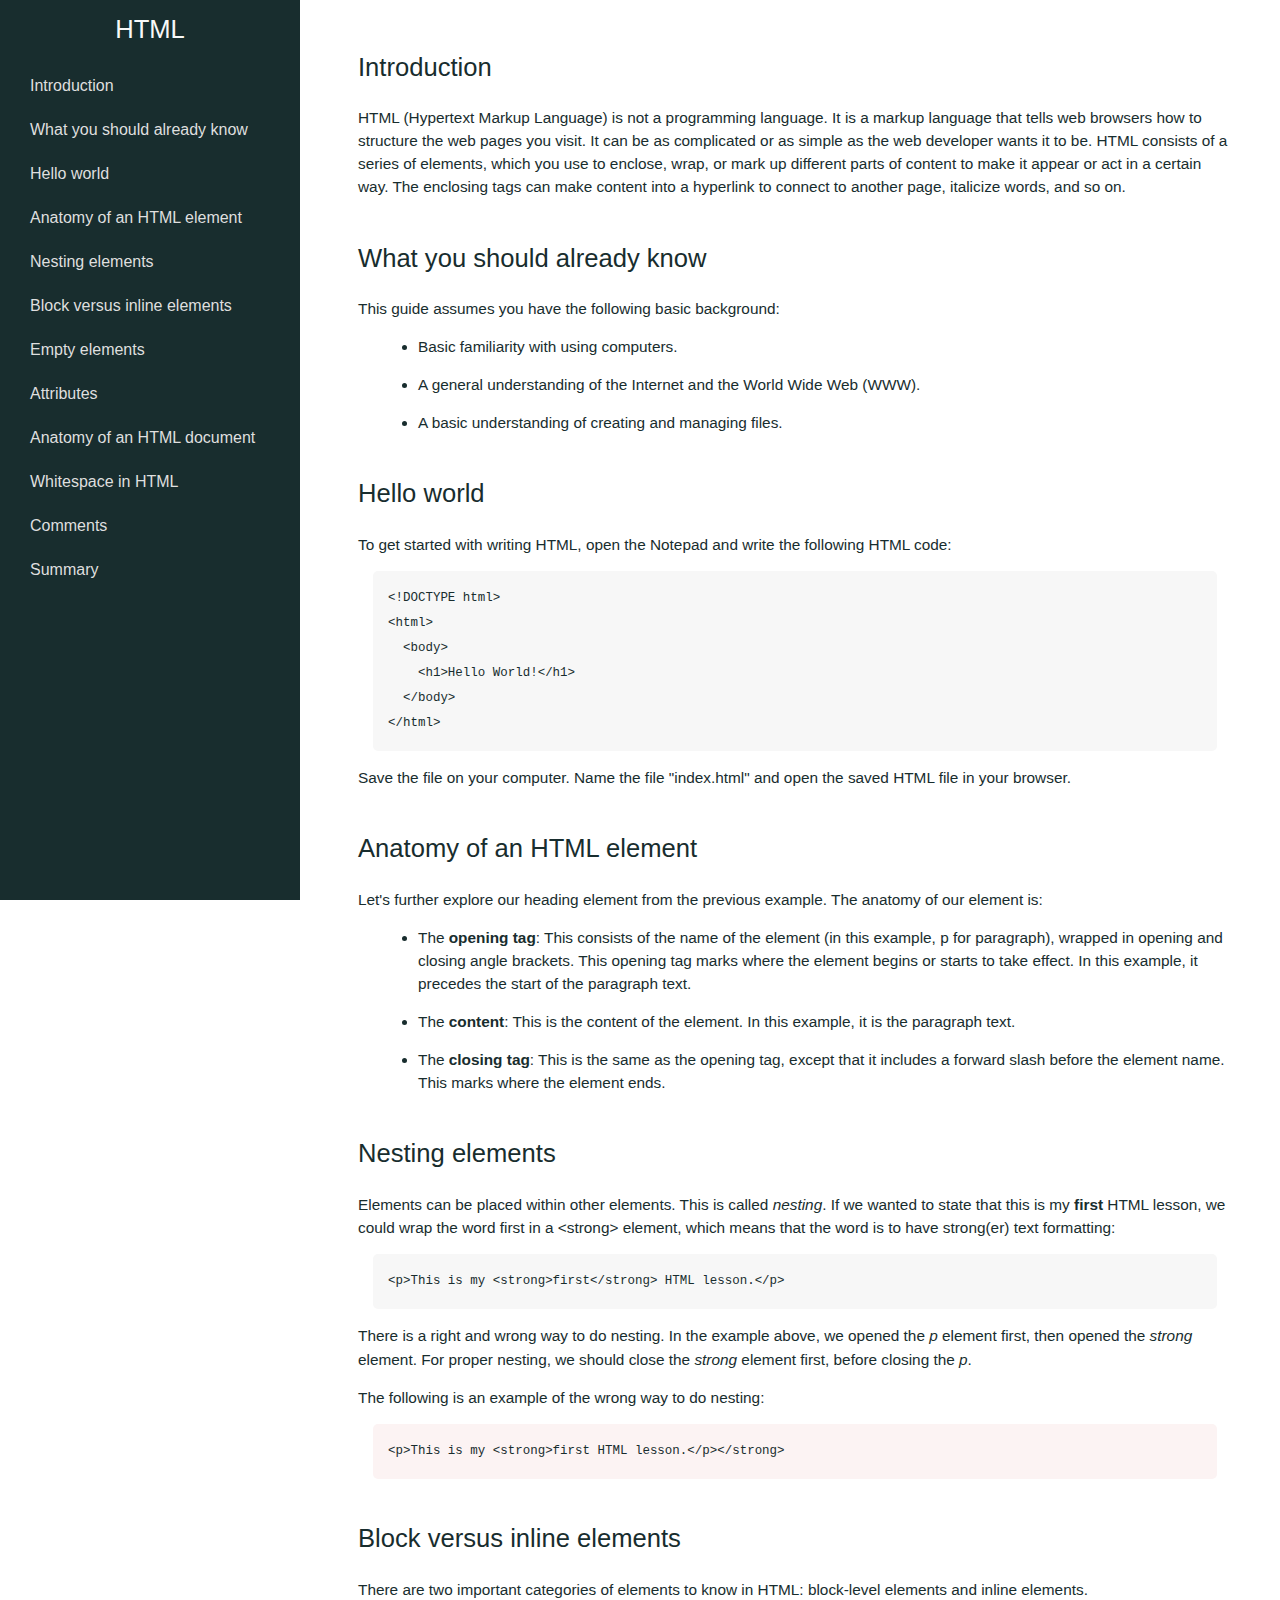
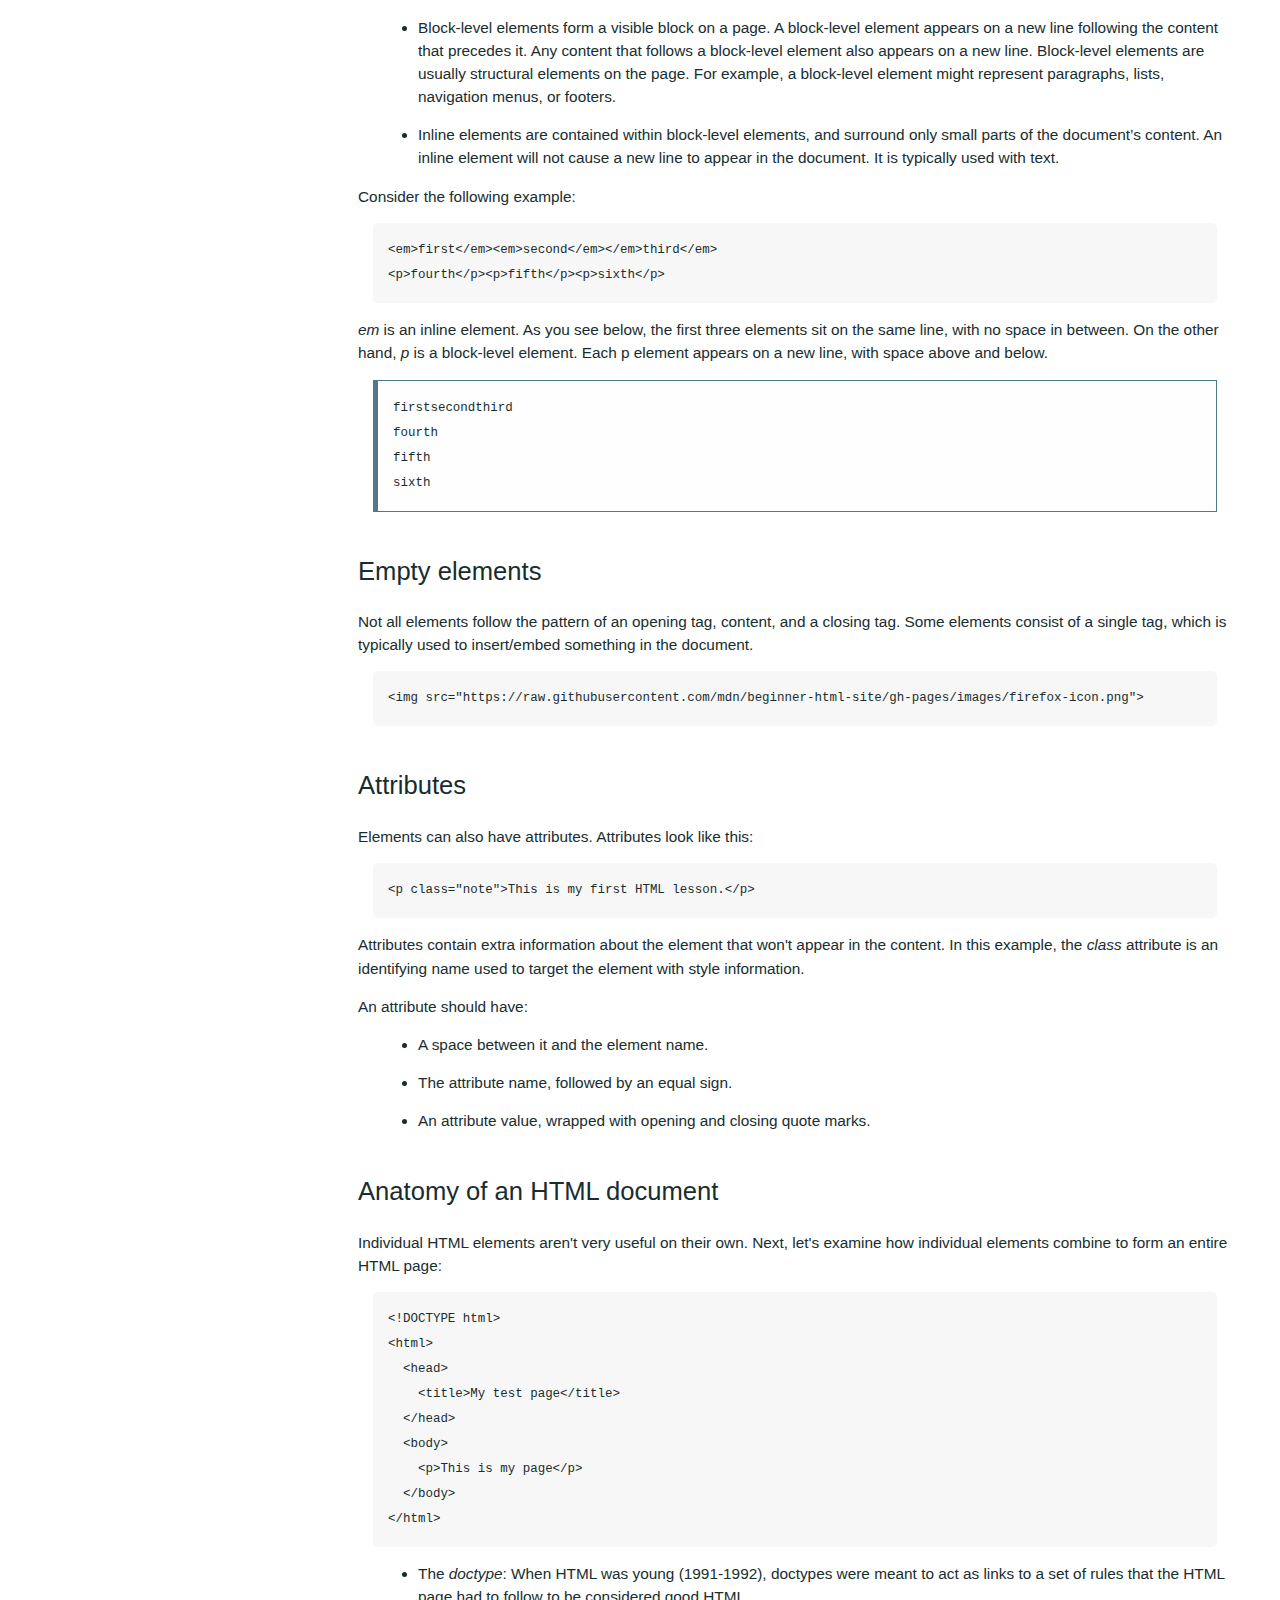
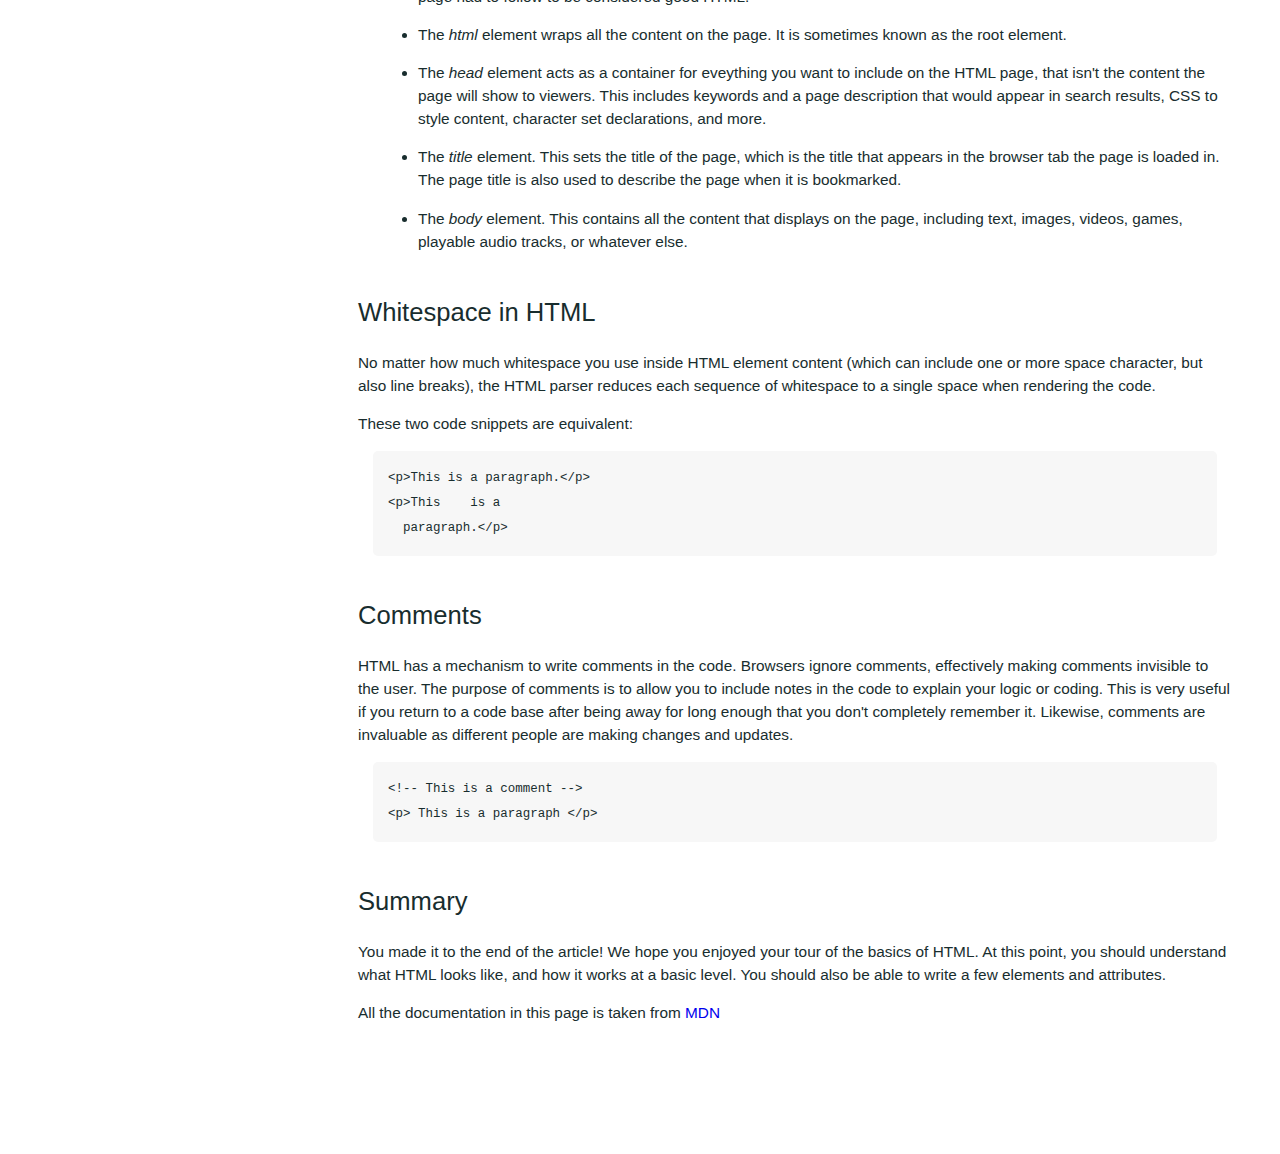
<file: technical-documentation-page/index.html>
<!DOCTYPE html>
<html lang="en">
  
<head>
  <link rel="stylesheet" type="text/css" href="style.css">
  <meta name="viewport" content="width=device-width, initial-scale=1">
  <meta name="description" content="Technical documentation page created for the FreeCodeCamp's Responsive Web Design Certification.">
  <title>HTML Documentation Page</title>	

</head>



<body>
<nav id="navbar">
  <header>HTML</header>
  <ul>
    <li><a class="nav-link" href="#Introduction">Introduction</a></li>
    <li>
      <a class="nav-link" href="#What_you_should_already_know">What you should already know</a>
    </li>
    <li><a class="nav-link" href="#Hello_world">Hello world</a></li>
    <li><a class="nav-link" href="#Anatomy_of_an_HTML_element">Anatomy of an HTML element</a></li>
    <li>
      <a class="nav-link" href="#Nesting_elements">Nesting elements</a>
    </li>
    <li><a class="nav-link" href="#Block_versus_inline_elements">Block versus inline elements</a></li>
    <li><a class="nav-link" href="#Empty_elements">Empty elements</a></li>
    <li><a class="nav-link" href="#Attributes">Attributes</a></li>
    <li>
      <a class="nav-link" href="#Anatomy_of_an_HTML_document">Anatomy of an HTML document</a>
    </li>
    <li><a class="nav-link" href="#Whitespace_in_HTML">Whitespace in HTML</a></li>
    <li>
      <a class="nav-link" href="#Comments">Comments</a>
    </li>
    <li><a class="nav-link" href="#Summary">Summary</a></li>
  </ul>
</nav>
<main id="main-doc">

  <section class="main-section" id="Introduction">
    <header>Introduction</header>
    <article>
      <p>HTML (Hypertext Markup Language) is not a programming language. It is a markup language that tells web browsers how to structure the web pages you visit. It can be as complicated or as simple as the web developer wants it to be. HTML consists of a series of elements, which you use to enclose, wrap, or mark up different parts of content to make it appear or act in a certain way. The enclosing tags can make content into a hyperlink to connect to another page, italicize words, and so on.</p>
    </article>
  </section>

  <section class="main-section" id="What_you_should_already_know">
    <header>What you should already know</header>
    <article>
      <p>This guide assumes you have the following basic background:</p>
      <ul>
        <li>Basic familiarity with using computers.</li>
        <li>A general understanding of the Internet and the World Wide Web (WWW).</li>
        <li>A basic understanding of creating and managing files.</li>
      </ul>
    </article>
  </section>

  <section class="main-section" id="Hello_world">
    <header>Hello world</header>
    <article>
      <p>
        To get started with writing HTML, open the Notepad and write the following HTML code:
      </p>
      <code>&lt;!DOCTYPE html&gt;
&lt;html&gt;
&nbsp;&nbsp;&lt;body&gt;
&nbsp;&nbsp;&nbsp;&nbsp;&lt;h1&gt;Hello World!&lt;/h1&gt;
&nbsp;&nbsp;&lt;/body&gt;
&lt;/html&gt;</code>
      <p>Save the file on your computer. Name the file "index.html" and open the saved HTML file in your browser.
      </p>
    </article>
  </section>

  <section class="main-section" id="Anatomy_of_an_HTML_element">
    <header>Anatomy of an HTML element</header>
    <article>
      <p>Let's further explore our heading element from the previous example. The anatomy of our element is:
      </p>
      <ul>
        <li>
          The <strong>opening tag</strong>: This consists of the name of the element (in this example, p for paragraph), wrapped in opening and closing angle brackets. This opening tag marks where the element begins or starts to take effect. In this example, it precedes the start of the paragraph text.
        </li>
        <li>
          The <strong>content</strong>: This is the content of the element. In this example, it is the paragraph text.
        </li>
        <li>
          The <strong>closing tag</strong>: This is the same as the opening tag, except that it includes a forward slash before the element name. This marks where the element ends.
        </li>
      </ul>
    </article>
  </section>

  <section class="main-section" id="Nesting_elements">
    <header>Nesting elements</header>
    <article>
      <p>Elements can be placed within other elements. This is called <em>nesting</em>. If we wanted to state that this is my <strong>first</strong> HTML lesson, we could wrap the word first in a &lt;strong&gt; element, which means that the word is to have strong(er) text formatting:
      </p>
      <code>&lt;p&gt;This is my &lt;strong&gt;first&lt;/strong&gt; HTML lesson.&lt;/p&gt;</code>
      <p>There is a right and wrong way to do nesting. In the example above, we opened the <em>p</em> element first, then opened the <em>strong</em> element. For proper nesting, we should close the <em>strong</em> element first, before closing the <em>p</em>.
      </p>
      <p>The following is an example of the wrong way to do nesting:
      </p>
      <code class="wrong-code">&lt;p&gt;This is my &lt;strong&gt;first HTML lesson.&lt;/p&gt;&lt;/strong&gt;</code>
    </article>
  </section>

  <section class="main-section" id="Block_versus_inline_elements">
    <header>Block versus inline elements</header>
    <article>
      <p>There are two important categories of elements to know in HTML: block-level elements and inline elements.
      </p>
      <ul>
        <li>
          Block-level elements form a visible block on a page. A block-level element appears on a new line following the content that precedes it. Any content that follows a block-level element also appears on a new line. Block-level elements are usually structural elements on the page. For example, a block-level element might represent paragraphs, lists, navigation menus, or footers.
        </li>
        <li>
          Inline elements are contained within block-level elements, and surround only small parts of the document’s content. An inline element will not cause a new line to appear in the document. It is typically used with text.
        </li>
      </ul>
      <p>Consider the following example:
      </p>
      <code>&lt;em&gt;first&lt;/em&gt;&lt;em&gt;second&lt;/em&gt;&lt;/em&gt;third&lt;/em&gt;
&lt;p&gt;fourth&lt;/p&gt;&lt;p&gt;fifth&lt;/p&gt;&lt;p&gt;sixth&lt;/p&gt;</code>
      <p><em>em</em> is an inline element. As you see below, the first three elements sit on the same line, with no space in between. On the other hand, <em>p</em> is a block-level element. Each p element appears on a new line, with space above and below.</p>
      <code class="preview">firstsecondthird
fourth
fifth
sixth</code>
    </article>
  </section>

  <section class="main-section" id="Empty_elements">
    <header>Empty elements</header>
    <article>
      <p>Not all elements follow the pattern of an opening tag, content, and a closing tag. Some elements consist of a single tag, which is typically used to insert/embed something in the document.
      </p>
      <code>&lt;img src="https://raw.githubusercontent.com/mdn/beginner-html-site/gh-pages/images/firefox-icon.png"&gt;</code>
    </article>
  </section>

  <section class="main-section" id="Attributes">
    <header>Attributes</header>
    <article>
      <p>Elements can also have attributes. Attributes look like this:
      </p>
      <code>&lt;p class=&quot;note&quot;&gt;This is my first HTML lesson.&lt;/p&gt;</code>
      <p>Attributes contain extra information about the element that won't appear in the content. In this example, the <em>class</em> attribute is an identifying name used to target the element with style information.
      </p>
      <p>An attribute should have:</p>
      <ul>
        <li>A space between it and the element name.</li>
        <li>The attribute name, followed by an equal sign.</li>
        <li>An attribute value, wrapped with opening and closing quote marks.</li>
      </ul>
    </article>
  </section>

  <section class="main-section" id="Anatomy_of_an_HTML_document">
    <header>Anatomy of an HTML document</header>
    <article>
      <p>
        Individual HTML elements aren't very useful on their own. Next, let's examine how individual elements combine to form an entire HTML page:
      </p>
      <code>&lt;!DOCTYPE html&gt;
&lt;html&gt;
&nbsp;&nbsp;&lt;head&gt;
&nbsp;&nbsp;&nbsp;&nbsp;&lt;title&gt;My test page&lt;/title&gt;
&nbsp;&nbsp;&lt;/head&gt;
&nbsp;&nbsp;&lt;body&gt;
&nbsp;&nbsp;&nbsp;&nbsp;&lt;p&gt;This is my page&lt;/p&gt;
&nbsp;&nbsp;&lt;/body&gt;
&lt;/html&gt;</code>
      <ul>
        <li>The <em>doctype</em>: When HTML was young (1991-1992), doctypes were meant to act as links to a set of rules that the HTML page had to follow to be considered good HTML.
        </li>
        <li>
          The <em>html</em> element wraps all the content on the page. It is sometimes known as the root element.
        </li>
        <li>
          The <em>head</em> element acts as a container for eveything you want to include on the HTML page, that isn't the content the page will show to viewers. This includes keywords and a page description that would appear in search results, CSS to style content, character set declarations, and more.
        </li>
        <li>
          The <em>title</em> element. This sets the title of the page, which is the title that appears in the browser tab the page is loaded in. The page title is also used to describe the page when it is bookmarked.
        </li>
        <li>
          The <em>body</em> element. This contains all the content that displays on the page, including text, images, videos, games, playable audio tracks, or whatever else.
        </li>
      </ul>
    </article>
  </section>

  <section class="main-section" id="Whitespace_in_HTML">
    <header>Whitespace in HTML</header>
    <article>
      <p>
        No matter how much whitespace you use inside HTML element content (which can include one or more space character, but also line breaks), the HTML parser reduces each sequence of whitespace to a single space when rendering the code.
      </p>
      <p>
        These two code snippets are equivalent:
      </p>
      <code>&lt;p&gt;This is a paragraph.&lt;/p&gt;
&lt;p&gt;This&nbsp;&nbsp;&nbsp;&nbsp;is a
&nbsp;&nbsp;paragraph.&lt;/p&gt;</code>
    </article>
  </section>

  <section class="main-section" id="Comments">
    <header>Comments</header>
    <article>
      <p>
        HTML has a mechanism to write comments in the code. Browsers ignore comments, effectively making comments invisible to the user. The purpose of comments is to allow you to include notes in the code to explain your logic or coding. This is very useful if you return to a code base after being away for long enough that you don't completely remember it. Likewise, comments are invaluable as different people are making changes and updates.
      </p>
      <code>&lt;!-- This is a comment --&gt;
&lt;p&gt; This is a paragraph &lt;/p&gt;</code>
    </article>
  </section>

  <section class="main-section" id="Summary">
    <header>Summary</header>
    <article>
      <p>
        You made it to the end of the article! We hope you enjoyed your tour of the basics of HTML. At this point, you should understand what HTML looks like, and how it works at a basic level. You should also be able to write a few elements and attributes.
      </p>
      <p>All the documentation in this page is taken from
        <a href="https://developer.mozilla.org/en-US/docs/Learn/HTML/Introduction_to_HTML/Getting_started" target="_blank">MDN</a>
      </p>
    </article>
  </section>
</main>
</body>

</html>
</file>
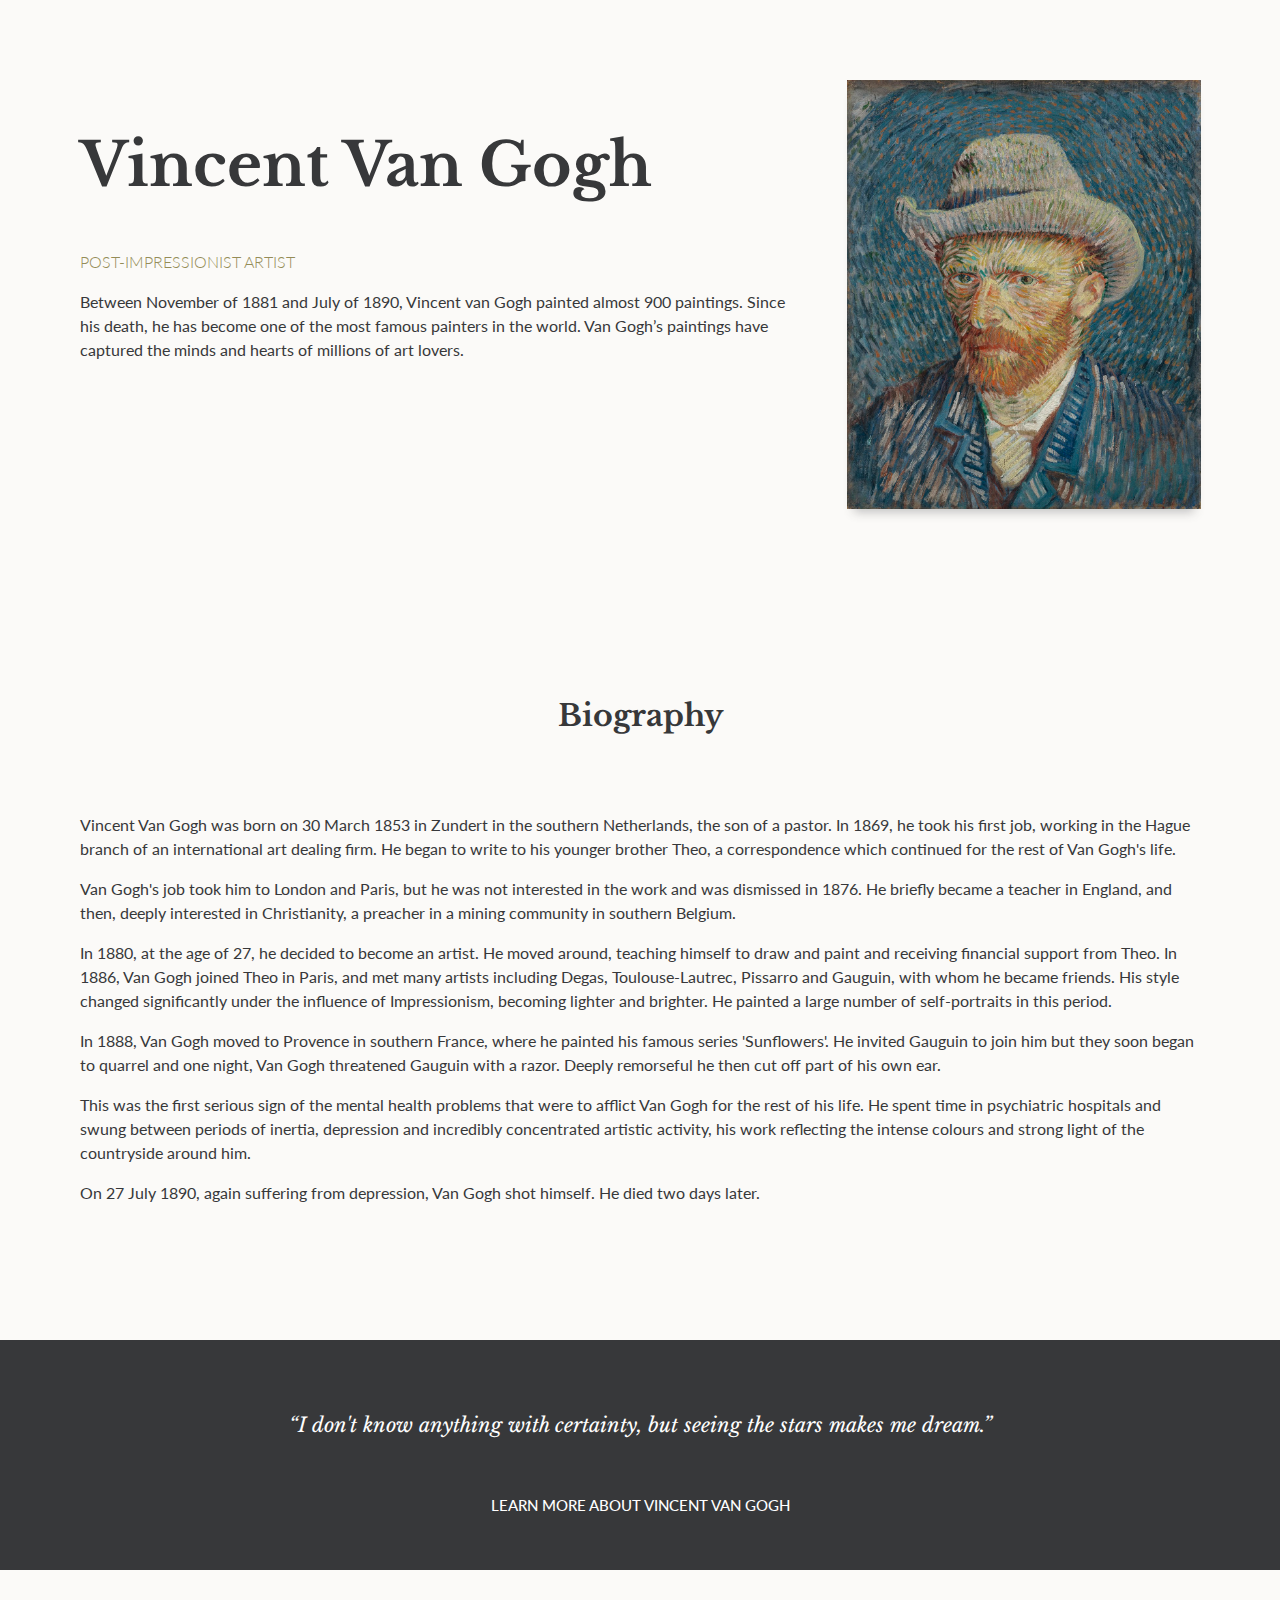
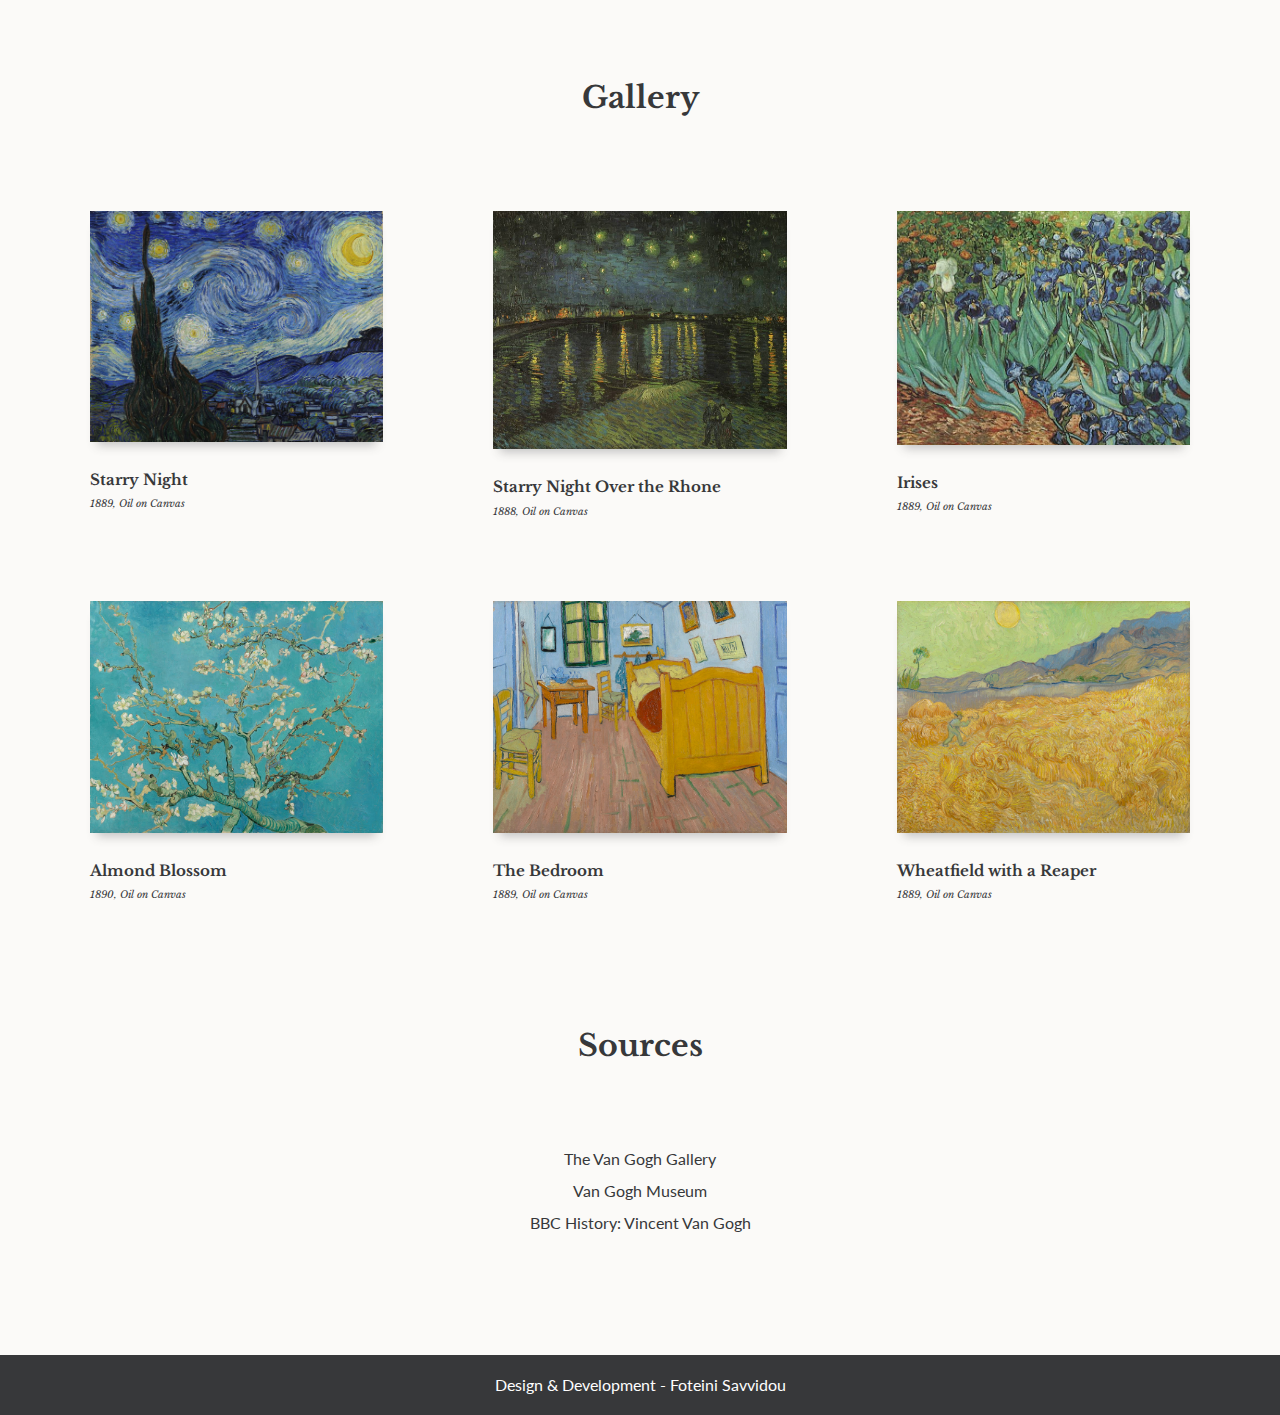
<file: tribute-page/index.html>
<!DOCTYPE html>
<html>
   <head>
      <html lang="en">
      <link rel="stylesheet" type="text/css" href="style.css">
      <link href="https://fonts.googleapis.com/css?family=Lato" rel="stylesheet" type="text/css">
      <link href="https://fonts.googleapis.com/css?family=Libre Baskerville" rel="stylesheet" type="text/css">
      <meta name="viewport" content="width=device-width, initial-scale=1">
      <meta name="description" content="A tribute page dedicated to Vincent Van Gogh. Created for the FreeCodeCamp's Responsive Web Design Certification.">
      <title>Vincent Van Gogh</title>
   </head>

   <body>
      <main id="main">
         <section class="first-row">
            <div class="container">
               <div class="column-header">
                  <h1 id="title">Vincent Van Gogh</h1>
                  <p id="subheader">Post-Impressionist Artist</p>
                  <article>
                     <p>Between November of 1881 and July of 1890, Vincent van Gogh painted almost 900 paintings. Since his death, he has become one of the most famous painters in the world. Van Gogh’s paintings have captured the minds and hearts of millions of art lovers.</p>
                  </article>
               </div>
               <div class="column-image">
                  <div id="image-div">
                     <img src="images/vangogh.jpg" alt="Portrait of Van Gogh with Grey Felt Hat, Oil painting, Winter 1887/88" width="472" height="495">
                  </div>
               </div>
            </div>
         </section>
         <section class="second-row" id="tribute-info">
            <article id="second-row-container">
               <h2>Biography</h2>
               <p>Vincent Van Gogh was born on 30 March 1853 in Zundert in the southern Netherlands, the son of a pastor. In 1869, he took his first job, working in the Hague branch of an international art dealing firm. He began to write to his younger brother Theo, a correspondence which continued for the rest of Van Gogh's life.</p>
               <p>Van Gogh's job took him to London and Paris, but he was not interested in the work and was dismissed in 1876. He briefly became a teacher in England, and then, deeply interested in Christianity, a preacher in a mining community in southern Belgium.</p>
               <p>In 1880, at the age of 27, he decided to become an artist. He moved around, teaching himself to draw and paint and receiving financial support from Theo. In 1886, Van Gogh joined Theo in Paris, and met many artists including Degas, Toulouse-Lautrec, Pissarro and Gauguin, with whom he became friends. His style changed significantly under the influence of Impressionism, becoming lighter and brighter. He painted a large number of self-portraits in this period.</p>
               <p>In 1888, Van Gogh moved to Provence in southern France, where he painted his famous series 'Sunflowers'. He invited Gauguin to join him but they soon began to quarrel and one night, Van Gogh threatened Gauguin with a razor. Deeply remorseful he then cut off part of his own ear.</p>
               <p>This was the first serious sign of the mental health problems that were to afflict Van Gogh for the rest of his life. He spent time in psychiatric hospitals and swung between periods of inertia, depression and incredibly concentrated artistic activity, his work reflecting the intense colours and strong light of the countryside around him.</p>
               <p>On 27 July 1890, again suffering from depression, Van Gogh shot himself. He died two days later.</p>
            </article>
         </section>
         <section class="third-row">
            <blockquote cite="https://vangoghmuseum.nl/en/highlights/quotes">
               <p id="quote"> “I don't know anything with certainty, but seeing the stars makes me dream.” </p>
            </blockquote>
            <a href="https://www.vincentvangogh.org/" target="_blank" id="tribute-link"><u id="tribute-link-dash"> Learn more about Vincent Van Gogh</u></a>
         </section>
         <!-- Gallery -->
         <section class="fourth-row">
            <h2>Gallery</h2>
            <div class="gallery-grid">
               <figure class="img-container" id="img-div">
                  <img class="project-image" id="image" src="images/starry-night.jpg" alt="Starry Night" />
                  <figcaption class="caption" id="img-caption">
                     <p class="name-caption">Starry Night</p>
                     <p class="date-caption">1889, Oil on Canvas</p>
                  </figcaption>
               </figure>
               <figure class="img-container">
                  <img class="project-image" src="images/starry-night-over-the-Rhone.jpg" alt="Starry Night Over the Rhone" />
                  <figcaption class="caption">
                     <p class="name-caption">Starry Night Over the Rhone</p>
                     <p class="date-caption">1888, Oil on Canvas</p>
                  </figcaption>
               </figure>
               <figure class="img-container">
                  <img class="project-image" src="images/irises.jpg" alt="Irises" />
                  <figcaption class="caption">
                     <p class="name-caption">Irises</p>
                     <p class="date-caption">1889, Oil on Canvas</p>
                  </figcaption>
               </figure>
               <figure class="img-container">
                  <img class="project-image" src="images/Almond_Blossom.jpg" alt="Almond blossom" />
                  <figcaption class="caption">
                     <p class="name-caption">Almond Blossom</p>
                     <p class="date-caption">1890, Oil on Canvas</p>
                  </figcaption>
               </figure>
               <figure class="img-container">
                  <img class="project-image" src="images/the_bedroom.jpg" alt="The Bedroom" />
                  <figcaption class="caption">
                     <p class="name-caption">The Bedroom</p>
                     <p class="date-caption">1889, Oil on Canvas</p>
                  </figcaption>
               </figure>
               <figure class="img-container">
                  <img class="project-image" src="images/Wheatfield_with_a_Reaper.jpg" alt="Wheatfield with a Reaper" />
                  <figcaption class="caption">
                     <p class="name-caption">Wheatfield with a Reaper</p>
                     <p class="date-caption">1889, Oil on Canvas</p>
                  </figcaption>
               </figure>
            </div>
         </section>
         <section class="fifth-row">
            <!-- Sources -->
            <h2>Sources</h2>
            <ul>
               <li>
                  <a href="https://www.vangoghgallery.com/painting/" target="_blank">The Van Gogh Gallery</a>
               </li>
               <li>
                  <a href="https://vangoghmuseum.nl/en/vincent-van-gogh-life-and-work" target="_blank">Van Gogh Museum</a>
               </li>
               <li>
                  <a href="http://www.bbc.co.uk/history/historic_figures/van_gogh_vincent.shtml" target="_blank">BBC History: Vincent Van Gogh</a>
               </li>
            </ul>
         </section>
         <section class="footer">
            <p> Design & Development - Foteini Savvidou </p>
         </section>
      </main>
   </body>
</html>
</file>
<file: style.css>
html, body{
  min-width: 290px;
  color: #182d2e;
  background-color: #fff;
  font-family: "Open Sans", "Helvetica Neue", Arial, sans-serif;
  line-height: 1.5;
}

#navbar {
  position: fixed;
  min-width: 290px;
  top: 0px;
  left: 0px;
  width: 300px;
  height: 100%;
  background-color: #182d2e;
}

header {
  color: #f8f8f8;
  margin: 10px;
  text-align: center;
  font-size: 1.6em;
  font-weight: thin;
}

#main-doc header {
  color: #182d2e;
  text-align: left;
  margin: 0 0 20px 0;
}

#navbar ul {
  height: 90%;
  padding: 0;
  overflow-y: auto;
  overflow-x: hidden;
}

#navbar li {
  list-style: none;
  position: relative;
  width: 100%;
}

a {
  text-decoration: none;
}

#navbar a {
  display: block;
  padding: 10px 30px;
  color: #dfdfdf;
  cursor: pointer;
}

#navbar a:hover {
  display: block;
  padding: 10px 30px;
  color: #f8f8f8;
  text-decoration: none;
  cursor: pointer;
}

#main-doc {
  position: absolute;
  margin-left: 310px;
  padding: 40px;
  margin-bottom: 50px;
}

section article {
  font-size: 0.96em;
  margin-bottom: 40px;
}

section li {
  margin: 15px 0px 0px 20px;
}

code {
  display: block;
  text-align: left;
  white-space: pre;
  position: relative;
  word-break: normal;
  word-wrap: normal;
  line-height: 2;
  background-color: #f7f7f7;
  padding: 15px;
  margin: 15px;
  border-radius: 5px;
  overflow-y: auto;
  overflow-x: auto;
}

.wrong-code {
  background-color: #fcf3f3;
}

.preview {
  background-color: #fefefe;
  border: 1px solid #4f7989;
  border-left: 5px solid #4f7989;
  border-radius: 0;
}

@media only screen and (max-width: 815px) {
  /* For mobile phones: */
  #navbar ul {
    height: 205px;
  }

  #navbar {
    position: absolute;
    top: 0;
    padding: 0;
    margin: 0;
    width: 100%;
    max-height: 275px;
    z-index: 1;
  }

  #main-doc {
    position: relative;
    margin-left: 0px;
    margin-top: 270px;
  }
}

@media only screen and (max-width: 400px) {
  #main-doc {
    margin-left: -10px;
  }

  code {
    margin-left: -20px;
    width: 100%;
    padding: 15px;
    padding-left: 10px;
    padding-right: 45px;
    min-width: 233px;
  }
}

/***** Main Scrollbar *******/
/* width */
::-webkit-scrollbar {
  width: 10px;
  height: 10px;
}

/* Track */
::-webkit-scrollbar-track {
  background: #fff;
}

/* Handle */
::-webkit-scrollbar-thumb {
  background: #465757;
  border-radius: 10px;
}

/* Handle on hover */
::-webkit-scrollbar-thumb:hover {
  background: #091212;
}

/***** NavBar Scrollbar *******/
/* Track */
#navbar ul::-webkit-scrollbar-track {
  background: #182d2e;
}

/* Handle */
#navbar ul::-webkit-scrollbar-thumb {
  background: #dfdfdf;
  border: 1px solid #182d2e;
}

/* Handle on hover */
#navbar ul::-webkit-scrollbar-thumb:hover {
  background: #f8f8f8;
}

/****Code Snippets Scrollbar****/
code::-webkit-scrollbar-track {
  background: #f7f7f7;
}

.wrong-code::-webkit-scrollbar-track {
  background: #fcf3f3;
}

.preview::-webkit-scrollbar-track {
  background: #fefefe;
}
</file>
<file: personal-portfolio/style.css>
* {
  margin: 0;
  padding: 0;
}

html {
  box-sizing: border-box;
  font-size: 10px;
}

body {
  font-size: 1.6rem;
  line-height: 1.5;
  font-family: Poppins;
  color: #011640;
  overflow-x: hidden;
}

h1 {
  font-size: 7rem;
  font-weight: 600;
  margin: 8rem 0 2rem 0;
}

@media (max-width: 650px){
  h1 {
    font-size: 5rem;
  }
}

h2 {
  margin-bottom: 5rem;
}

li {
  list-style: none;
}

a {
  color: #011640;
  text-decoration: none;
}

img {
  max-width: 100%;
  height: auto;
  display: block;
}

/* Navigation */

.nav {
  display: flex;
  justify-content: center;
  align-items: center;
  position: fixed;
  top: 0;
  width: 100%;
  min-height: 75px;
  background-color: #fff;
  box-shadow: 0 1rem 1rem -1rem rgba(55, 56, 58, 0.2);
  z-index: 10;
}

nav > ul {
  display: flex;
  flex-direction: row;
  justify-content: space-around;
}

nav li {
  padding: 0px 0.8rem;
}

nav .code {
  color: white;
  transition: color 0.3s ease-out;
}

nav a:hover .code {
  color: #F2797B;
}

/* Welcome section */

#welcome-section {
  margin: 5rem;
  display: flex;
  flex-direction: row;
  justify-content: space-around;
  align-items: center;
  height: 100vh;
}

@media (max-width: 1000px) {
  #welcome-section {
    text-align: center;
    margin-top: 10rem;
    display: flex;
    flex-direction: column;
    justify-content: center;
    align-items: center;
  }
}

.welcome-img  {
  margin-top: 8rem;
  width: 580px;
  height: auto;
}

#mobile-only {
  display: none;
}

@media (max-width: 850px){
  #desktop-only {
    display: none;
  }
  
  #mobile-only {
    display: initial;
    width: 450px;
    height: auto;
  }
}

#subheading {
  font-size: 5rem;
  font-weight: 600;
  margin: 2rem 0;
}

#subheading span {
  color: #F2797B;
}

@media (max-width: 650px){
  #subheading {
    font-size: 4rem;
  }
}

/* About section */

#about {
  padding: 10rem 5rem 5rem 5rem;
}

#about h2 {
  text-align: center;
}

#about-container {
  display: flex;
  flex-direction: row;
  justify-content: space-around;
  align-items: center;
}

@media (max-width: 850px) {
  #about-container {
    width: 100%;
    display: flex;
    flex-direction: column;
    align-items: center;
    text-align: center;
  }
}

#my-story {
  width: 60%;
  padding: 0 2rem;
}

#interests-list {
  background-color: #011640;
  color: #fff;
  padding: 3rem;
  border-radius: 5px;
}

@media (max-width: 850px) {
  #my-story {
    width: 100%;
    margin-bottom: 5rem;
  }
  
  #interests-list {
    margin: auto;
  }
}

#interests-list > h3 {
  text-align: center;
  padding-bottom: 2rem;
}

/* Projects section */

#projects {
  padding: 10rem 5rem;
  text-align: center;
}

#projects > p {
  margin-bottom: 5rem;
}

.projects-grid {
  display: grid;
  grid-template-columns: repeat(auto-fit, minmax(350px, 1fr));
  grid-gap: 5rem;
  margin: 1.5rem auto;
}

@media (max-width: 400px) {
  .projects-grid {
    grid-template-columns: 1fr;
    margin: 0 auto;
  }
}

.card {
  position: relative;
  padding-bottom: 2rem;
  border: 1px solid rgba(217, 217, 217, 0.5);
  border-radius: 5px;
}

.card:hover {
  box-shadow: 0 0 2rem -0.7rem #D9D9D9;
  border: 1px solid #D9D9D9;
}

.desc {
  padding: 2rem;
  text-align: left;
}

.project-tile {
  margin: 2rem 0 2rem 0;
}

.project-tile > a {
  color: #F2797B;
  font-weight: 200;
}

/* Contact section */

#contact {
  margin-top: 3rem;
  padding: 10rem 5rem;
  text-align: center;
  background-color: #011640;
  color: #fff;
}

.contact-icon {
  width: 2rem;
  padding: 1rem;
  filter: invert(100%);
}

.contact-links {
  display: flex;
  justify-content: center;
  width: 100%;
  margin-top: 4rem;
  flex-wrap: wrap;
}

.contact-details {
  display: flex;
  flex-direction: row;
  align-items: center;
  justify-content: center;
  color: #fff;
  padding: 1rem;
}


.contact-details:hover .contact-icon {
  filter: invert(83%) sepia(39%) saturate(6798%) hue-rotate(308deg) brightness(92%) contrast(107%);
}

.contact-details:hover {
  color: #F2797B;
}

/* Footer */

footer {
  text-align: center;
  padding: 2rem 0;
  background-color: #011640;
  color: #fff;
}

.heart::before {
  content: '\2665';
  color: #F2797B;
  font-size: 1.6rem;
}

footer .code {
  color: #F2797B;
}

/* Text Selection Color */


::-moz-selection { /* Code for Firefox */
  color: #fff;
  background: #02A1A3;
}

::selection {
  color: #fff;
  background: #02A1A3;
}
</file>
<file: product-landing-page/style.css>
@import "https://fonts.googleapis.com/css?family=Lato:400,700";

* {
  margin: 0;
  padding: 0;
  box-sizing: border-box;
}

html {
  font-size: 10px;
}

body {
  font-size: 1.6rem;
  line-height: 1.5;
  font-family: 'Lato', sans-serif;
  color: #37383a;
}

h1 {
  font-size: 3rem;
  font-weight: 900;
  margin: 8rem 0 2rem 0;
}

@media (max-width: 650px){
  h1 {
    font-size: 2.4rem;
  }
}

h2 {
  margin-bottom: 5rem;
}

li {
  list-style: none;
}

a {
  color: #2f1e84;
  text-decoration: none;
}

img {
  max-width: 100%;
  height: auto;
  display: block;
}

iframe {
  border: 0;
}

/* Global Classes */

.column-60 {
  float: left;
  width: 60%;
  padding: 0 4%;
}

.column-40 {
  float: left;
  padding: 0 4%;
  width: 40%;
}

.grid::after {
  content: "";
  display: table;
  clear: both;
}

@media screen and (max-width: 1000px) {
  .column-60,
  .column-40 {
    width: 100%;
    float: none;
    padding: 0;
  }
  #image-div img {
    margin: auto;
  }
}

.btn {
  text-transform: uppercase;
  font-weight: 600;
  color: #fff;
  background-color: #5d63ed;
  padding: 1.7rem 2.5rem;
  margin: 1.5rem 0;
  height: 5rem;
  border: 0;
  border-radius: 5px;
  cursor: pointer;
  outline:none;
}

.btn:hover {
  background-color: #2f1e84;
  transition: background-color 1s;
}

.logo-img {
  width: 100%;
  max-width: 200px;
}

@media (max-width: 650px) {
  .logo-img {
    margin: 0 auto;
  }
}

.container {
  display: flex;
  flex-direction: row;
  justify-content: center;
}

.card {
  display: flex;
  flex-direction: column;
  align-items: center;
  text-align: center;
  width: calc(100%  / 3);
  margin: 1.5rem;
  padding: 3rem 2rem 3rem 2rem;
  border: 1px solid rgba(55, 56, 58, 0.1);
  border-radius: 5px;
}

@media (max-width: 800px) {
  .container {
    flex-direction: column;
  }
  
  .card {
    width: 100%;
    margin: 1.5rem auto;
  }
}

.card:hover {
  box-shadow: 0 0 2rem -0.7rem rgba(55, 56, 58, 0.2);
  border: 1px solid #ced4ee;
}

.icon {
  width: 50px;
}

.desc > h3 {
  margin: 2rem 0 2rem 0;
}

/* Header */

header {
  padding: 0 5rem;
  width: 100%;
  position: fixed;
  top: 0;
  min-height: 75px;
  display: flex;
  justify-content: space-between;
  align-items: center;
  background-color: #fff;
  box-shadow: 0 1rem 1rem -1rem rgba(55, 56, 58, 0.2);
}

@media (max-width: 650px) {
  header {
    flex-wrap: wrap;
  }
}

@media (max-width: 650px) {
  .logo {
    margin: 15px auto;
  }
}

nav {
  font-weight: 400;
}

@media (max-width: 650px) {
  nav {
    margin: 15px auto;
    width: 100%;
    display: flex;
    flex-direction: column;
    align-items: center;
    text-align: center;
  }
  nav li {
    padding-bottom: 8px;
  }
}

nav > ul {
  display: flex;
  flex-direction: row;
  justify-content: space-around;
}

nav li {
    padding: 0px 10px 0px 10px;
}

/* Hero */

#hero {
  /*background-color: #4a4fbd;*/
  background:linear-gradient(135deg, #2f1e84 0%,#5d63ed 100% );
  color: #fff;
  height: 450px;
  margin: 5rem 0;
  padding: 5rem;
}

@media (max-width: 1000px) {
  #hero {
    height: 750px;
    margin-bottom: 2rem;
  }
}

@media (max-width: 650px) {
  #hero {
    margin-top: 120px;
    height: 900px;
  }
}

#description {
  font-size: 2rem;
  margin-bottom: 5rem;
}

#hero .btn {
  background-color: Transparent;
  border: 2px solid #fff;
}

#hero .btn:hover {
  background-color: #fff;
  transition: background-color 1s;
  color: #2f1e84;
  transition: color 1s;
}

@media (max-width: 650px) {
  #hero-img {
    margin: 2rem auto !important;
  }
}

/* Why section */

#why {
  padding: 15rem 5rem 5rem 5rem;
  text-align: center;
}

/* Features section */

#features {
  padding: 15rem 5rem 5rem 5rem;
  text-align: center;
}

#features ol {
  margin: 1.5rem 3.5rem;
}

#features ol > li {
  margin-bottom: 1.5rem;
  text-align: left;
  display: flex;
  flex-direction: column;
}

#features h3::before {
  content: "";
  font-family: FontAwesome;
  color: #5d63ed;
  display: inline-block;
  margin-left: -2em;
  width: 2em;
}

#pills::before {
  content: "\f0f3" !important;
}

#med-report::before {
  content: "\f15b" !important;
}

#family::before {
  content: "\f0c0" !important; 
}

#doctor-icon::before {
  content: "\f0f0" !important; 
}

/* Info section */
#info {
  margin: 5rem 0;
  padding: 8rem 6.5rem;
  background-color: #f8f8f8;
  display: flex;
  justify-content: space-between;
  align-items: center;
}

#info > div {
  width: 80%;
  padding-right: 5rem;
  align-self: flex-start;
}

@media (max-width: 1000px) {
  #info {
    flex-direction: column;
    align-items: center;
  }
  
  #info > div {
    width: 100%;
    padding: 0;
    margin-bottom: 3rem;
  }
  
  #info h2 {
    text-align: center;
  }
}

#info > iframe {
  max-width: 560px;
  width: 100%;
  border-radius: 5px;
  box-shadow: 0 1rem 1rem -1rem rgba(55, 56, 58, 0.4);
}

/* Download section */

#download {
  padding: 15rem 5rem 5rem 5rem;
  text-align: center;
}

#download .card {
  width: 35%;
  cursor: pointer;
}

@media (max-width: 800px) {
  #download .card {
    width: 100%;
    margin: 1.5rem auto;
  }
}

#download .desc {
  width: 100%;
  height: 100%;
  padding: 3.5rem;
  display: flex;
  flex-direction: column;
  align-items: center;
}

#download .btn {
  justify-self: flex-end;
}

.desc > ol {
  margin: 15px 0;
}

.desc > ol > li {
  padding-left: 8px;
  text-align: left;
}

.desc > ol > li::before {
  content: "\f00c";
  font-family: FontAwesome;
  color: #5d63ed;
  display: inline-block;
  margin-left: -1.5em;
  width: 1.5em; 
}

/* Contact section */

#contact {
  padding: 5rem 5rem 4rem 5rem;
  text-align: center;
}

form {
  margin: 1.5rem;
  text-align: left;
}

label {
  display: flex;
  align-items: center;
  margin-bottom: 0.5rem;
}

.form-group {
  margin-bottom: 2rem;
}

.form-group > p {
  margin-bottom: 0.5rem;
}

.form-control {
  display: block;
  width: 100%;
  height: 4.5rem;
  padding: 1rem;
  color: #495057;
  background-color: #fff;
  border: 1px solid rgba(55, 56, 58, 0.1);
  border-radius: 5px;
  transition: border-color 0.15s ease-in-out,   box-shadow 0.15s ease-in-out;
}

.form-control:focus {
  border-color: #ced4ee;
  outline: 0;
  box-shadow: 0 0 1rem 0.2rem rgba(206, 212, 238, 0.25);
}

.input-textarea {
  min-height: 120px;
  width: 100%;
  padding: 1rem;
  resize: vertical;
  border: 1px solid rgba(55, 56, 58, 0.1);
  border-radius: 5px;
  transition: border-color 0.15s ease-in-out,   box-shadow 0.15s ease-in-out;
}

.input-textarea:focus {
  border-color: #ced4ee;
  outline: 0;
  box-shadow: 0 0 1rem 0.2rem rgba(206, 212, 238, 0.25);
}

.form-control, .input-textarea {
  margin: 0;
  font-family: inherit;
  font-size: inherit;
  line-height: inherit;
}

/* Footer */

footer {
  padding: 2.5rem 5rem;
  background-color: #2f1e84;
  color: #fff;
  display: flex;
  justify-content: space-between;
  align-items: center;
}

@media (max-width: 660px) {
  footer {
    flex-direction: column;
    align-items: center;
  }
}

#footer-logo {
  margin-top: 0.8rem;
  display: flex;
  justify-content: flex-start;
}

#footer-info > ul {
  display: flex;
  justify-content: flex-end;
}

@media (max-width: 660px) {
  #footer-info > ul {
    margin: 15px auto;
  }
}

@media (max-width: 460px) {
  #footer-info > ul {
    width: 100%;
    display: flex;
    flex-direction: column;
    align-items: center;
    text-align: center;
  }
  #footer-info > ul > li {
    padding-bottom: 10px;
  }
}

#footer-info > ul > li {
  padding: 0 10px;
}

#footer-info > ul > li > a {
  color: #fff;
}

#copyright {
  margin-top: 1.5rem;
  padding-right: 10px;
  display: flex;
  justify-content: flex-end;
  font-size: 1.2rem;
}
</file>
<file: survey-form/style.css>
:root {
  font-size: 10px;
}

*,
*::before,
*::after {
  box-sizing: border-box;
}

body {
  font-family: "Segoe UI", "Roboto", "Helvetica Neue", Arial, sans-serif;
  font-size: 1.6rem;
  line-height: 1.4;
  color: black;
  margin: 0;
  background: linear-gradient(0deg, rgba(251,251,251,1) 0%, rgba(246,247,252,1) 100%);
}

h1 {
  font-size: 3rem;
  line-height: 2;
  margin-bottom: 4rem;
}

img {
  max-width: 100%;
  height: auto;
  display: block;
}

label {
  display: flex;
  align-items: center;
  margin-bottom: 0.5rem;
}

input,
button,
select,
textarea {
  margin: 0;
  font-family: inherit;
  font-size: inherit;
  line-height: inherit;
}

button {
  border: none;
}

.container {
  width: 100%;
  margin: 6rem auto 6rem auto;
  box-shadow: 0 0.2rem 1.3rem 0.2rem rgba(0, 0, 0, 0.1);
  border-radius: 0.5rem;
  background-color: #fff;
}

@media (min-width: 576px) {
  .container {
    max-width: 540px;
  }
}

@media (min-width: 976px) {
  .container {
    max-width: 920px;
  }
}

.header {
  padding: 4.5rem;
  margin-bottom: 2rem;
}

/*Header*/
.column-header {
  float: left;
  width: 54%;
  padding-top: 5rem;
  margin-right: 6%;
}

.column-image {
  float: left;
  width: 40%;
}

.header:after {
  content: "";
  display: table;
  clear: both;
}

@media screen and (max-width: 1000px) {
  .column-header,
  .column-image {
    width: 100%;
    margin: 0;
  }
  #image-div img {
    margin: auto;
  }
}

/*Form*/

form {
  padding: 2.5rem;
  border-radius: 0.5rem;
}

.form-group {
  margin: 0 auto 2rem auto;
  padding: 0.5rem;
}

.form-control {
  display: block;
  width: 100%;
  height: 4.5rem;
  padding: 1rem;
  color: #495057;
  background-color: #fff;
  border: 1px solid #ced4da;
  border-radius: 0.25rem;
  transition: border-color 0.15s ease-in-out, box-shadow 0.15s ease-in-out;
}

.form-control:focus {
  border-color: #a6d8e2;
  outline: 0;
  box-shadow: 0 0 1rem 0.2rem rgba(205, 240, 247, 0.25);
}

.input-radio,
.input-checkbox {
  display: inline-block;
  margin-right: 1rem;
  min-height: 1.5rem;
  min-width: 1.5rem;
}

.input-textarea {
  min-height: 120px;
  width: 100%;
  padding: 1rem;
  resize: vertical;
}

.submit-button {
  display: inline-block;
  width: 10rem;
  padding: 1rem;
  background: #32004a;
  color: #fff;
  border-radius: 0.5rem;
  cursor: pointer;
}

.submit-button:hover {
  animation-name: background-color;
  animation-duration: 500ms;
  animation-fill-mode: forwards;
  animation-timing-function: ease-out;
}

@keyframes background-color {
    100% {
      background-color: #6f4c81;
    }
}

.footer {
  color: #28003b;
  padding: 0.1rem;
  text-align: center;
}
</file>
<file: technical-documentation-page/style.css>
html,
body {
  min-width: 290px;
  color: #182d2e;
  background-color: #fff;
  font-family: "Open Sans", "Helvetica Neue", Arial, sans-serif;
  line-height: 1.5;
}

#navbar {
  position: fixed;
  min-width: 290px;
  top: 0px;
  left: 0px;
  width: 300px;
  height: 100%;
  background-color: #182d2e;
}

header {
  color: #f8f8f8;
  margin: 10px;
  text-align: center;
  font-size: 1.6em;
}

#main-doc header {
  color: #182d2e;
  text-align: left;
  margin: 0 0 20px 0;
}

#navbar ul {
  height: 90%;
  padding: 0;
  overflow-y: auto;
  overflow-x: hidden;
}

#navbar li {
  list-style: none;
  position: relative;
  width: 100%;
}

a {
  text-decoration: none;
}

#navbar a {
  display: block;
  padding: 10px 30px;
  color: #dfdfdf;
  cursor: pointer;
}

#navbar a:hover {
  display: block;
  padding: 10px 30px;
  color: #f8f8f8;
  text-decoration: none;
  cursor: pointer;
}

#main-doc {
  margin-left: 310px;
  padding: 40px;
  margin-bottom: 50px;
}

section article {
  font-size: 0.96em;
  margin-bottom: 40px;
}

section li {
  margin: 15px 0px 0px 20px;
}

code {
  display: block;
  text-align: left;
  white-space: pre;
  position: relative;
  word-break: normal;
  word-wrap: normal;
  line-height: 2;
  background-color: #f7f7f7;
  padding: 15px;
  margin: 15px;
  border-radius: 5px;
  overflow-y: auto;
  overflow-x: auto;
}

.wrong-code {
  background-color: #fcf3f3;
}

.preview {
  background-color: #fefefe;
  border: 1px solid #4f7989;
  border-left: 5px solid #4f7989;
  border-radius: 0;
}

@media only screen and (max-width: 815px) {
  /* For mobile phones: */
  #navbar ul {
    height: 205px;
  }

  #navbar {
    position: absolute;
    top: 0;
    padding: 0;
    margin: 0;
    width: 100%;
    max-height: 275px;
    z-index: 1;
  }

  #main-doc {
    position: relative;
    margin-left: 0px;
    margin-top: 270px;
  }
}

@media only screen and (max-width: 400px) {
  #main-doc {
    margin-left: -10px;
  }

  code {
    margin-left: -20px;
    width: 100%;
    padding: 15px;
    padding-left: 10px;
    padding-right: 45px;
    min-width: 233px;
  }
}

/***** Main Scrollbar *******/
/* width */
::-webkit-scrollbar {
  width: 10px;
  height: 10px;
}

/* Track */
::-webkit-scrollbar-track {
  background: #fff;
}

/* Handle */
::-webkit-scrollbar-thumb {
  background: #465757;
  border-radius: 10px;
}

/* Handle on hover */
::-webkit-scrollbar-thumb:hover {
  background: #091212;
}

/***** NavBar Scrollbar *******/
/* Track */
#navbar ul::-webkit-scrollbar-track {
  background: #182d2e;
}

/* Handle */
#navbar ul::-webkit-scrollbar-thumb {
  background: #dfdfdf;
  border: 1px solid #182d2e;
}

/* Handle on hover */
#navbar ul::-webkit-scrollbar-thumb:hover {
  background: #f8f8f8;
}

/****Code Snippets Scrollbar****/
code::-webkit-scrollbar {
  height: 3px;
}

code::-webkit-scrollbar-track {
  background: #f7f7f7;
}

.wrong-code::-webkit-scrollbar-track {
  background: #fcf3f3;
}

.preview::-webkit-scrollbar-track {
  background: #fefefe;
}
</file>
<file: tribute-page/style.css>
html {
  font-size: 10px;
}

body {
  font-family: Lato, "Segoe UI", "Helvetica Neue", Arial, sans-serif;
  font-size: 1.6rem;
  line-height: 1.5;
  margin: 0;
  background-color: #fbfaf8;
  color: #37383a;
}

h1 {
  font-size: 6rem;
  font-family: "Libre Baskerville", serif;
  font-weight: bold;
}

#subheader {
  font-weight: 300;
  color: #948C57;
  text-transform: uppercase;
}

@media (max-width: 400px) {
  h1 {
    font-size: 4rem;
  }
}

h2 {
  font-size: 3rem;
  font-family: "Libre Baskerville", serif;
  text-align: center;
  padding-bottom: 5rem;
}

blockquote {
  font-size: 2rem;
  font-style: italic;
  font-family: "Libre Baskerville", serif;
  text-align: center;
  margin-bottom: 5rem;
}

ul {
  list-style: none;
  padding-left: 0;
  line-height: 2;
}

a {
  text-decoration: none;
  color: #37383a
}

a:hover {
  text-decoration: underline;
  color: #37383a
}

a:visited {
  color: #948C57;
}

#tribute-link {
  font-size: 1.5rem;
  font-weight: 500;
  color: #fefefe;
  text-transform: uppercase;
  line-height: 2;
}

#tribute-link:visited {
  color: #fefefe;
}

#tribute-link:hover {
  text-decoration: none;
}

#tribute-link-dash {
  text-decoration: none;
}

#tribute-link:hover #tribute-link-dash {
  animation-name: tribute-link-dash-move;
  animation-duration: 0.5s;
  animation-timing-function: ease-out;
  animation-fill-mode: forwards;
}

@keyframes tribute-link-dash-move {
    0% {
      border-bottom: 0.4rem solid rgba(254, 254, 254, 0);
      padding-bottom: 0.6rem;
    }
    100% {
      border-bottom: 0.4rem solid rgba(254, 254, 254, 1);
      padding-bottom: 0.6rem;
    }
}

/* Images */

img {
  max-width: 100%;
  height: auto;
  display: block;
  box-shadow: 0 1rem 1rem -0.7rem rgba(55, 56, 58, 0.3);
}

/* Gallery */

.gallery-grid {
  display: grid;
  grid-template-columns: repeat(auto-fit, minmax(350px, 1fr));
  grid-gap: 3rem;
  margin: 0 auto;
}

@media (max-width: 400px) {
  .gallery-grid {
    grid-template-columns: 1fr;
  }
}

.img-container {
  position: relative;
}

.caption{
  padding-top: 1.2rem;
  font-family: "Libre Baskerville", serif;
}

.date-caption {
  font-size: 1rem;
  font-style: italic;
  position: relative;
  top: -1rem;
}

.name-caption {
  font-size: 1.5rem;
  font-weight: bold;
}

/* First row columns */

.column-header {
  float: left;
  width: 65%;
  padding: 2.5%;
  box-sizing: border-box;
}

.column-image {
  float: left;
  padding: 2.5%;
  width: 35%;
  box-sizing: border-box;
}

.container::after {
  content: "";
  display: table;
  clear: both;
}

@media screen and (max-width: 1000px) {
  .column-header,
  .column-image {
    width: 100%;
    float: none;
  }
  #image-div img {
    margin: auto;
  }
}

/* Sections */

.first-row {
  padding: 5rem 5rem 10rem 5rem;
  top: 0;
}

.second-row {
  color: #37383a;
  padding: 0 5rem 4rem 5rem;
  margin-bottom: 5rem;
}

.third-row {
  background-color: #37383a;
  color: #fefefe;
  padding: 5rem;
  text-align: center;
}

.fourth-row {
  padding: 4rem 5rem 2rem 5rem;
  margin-top: 4rem;
}

.fifth-row {
  padding: 4rem;
  text-align: center;
  margin-bottom: 6rem;
}

.footer {
  background-color: #37383a;
  color: #fefefe;
  padding: 0.2rem;
  text-align: center;
}

#second-row-container {
  margin: auto;
  padding: 2.5%;
}
</file>
